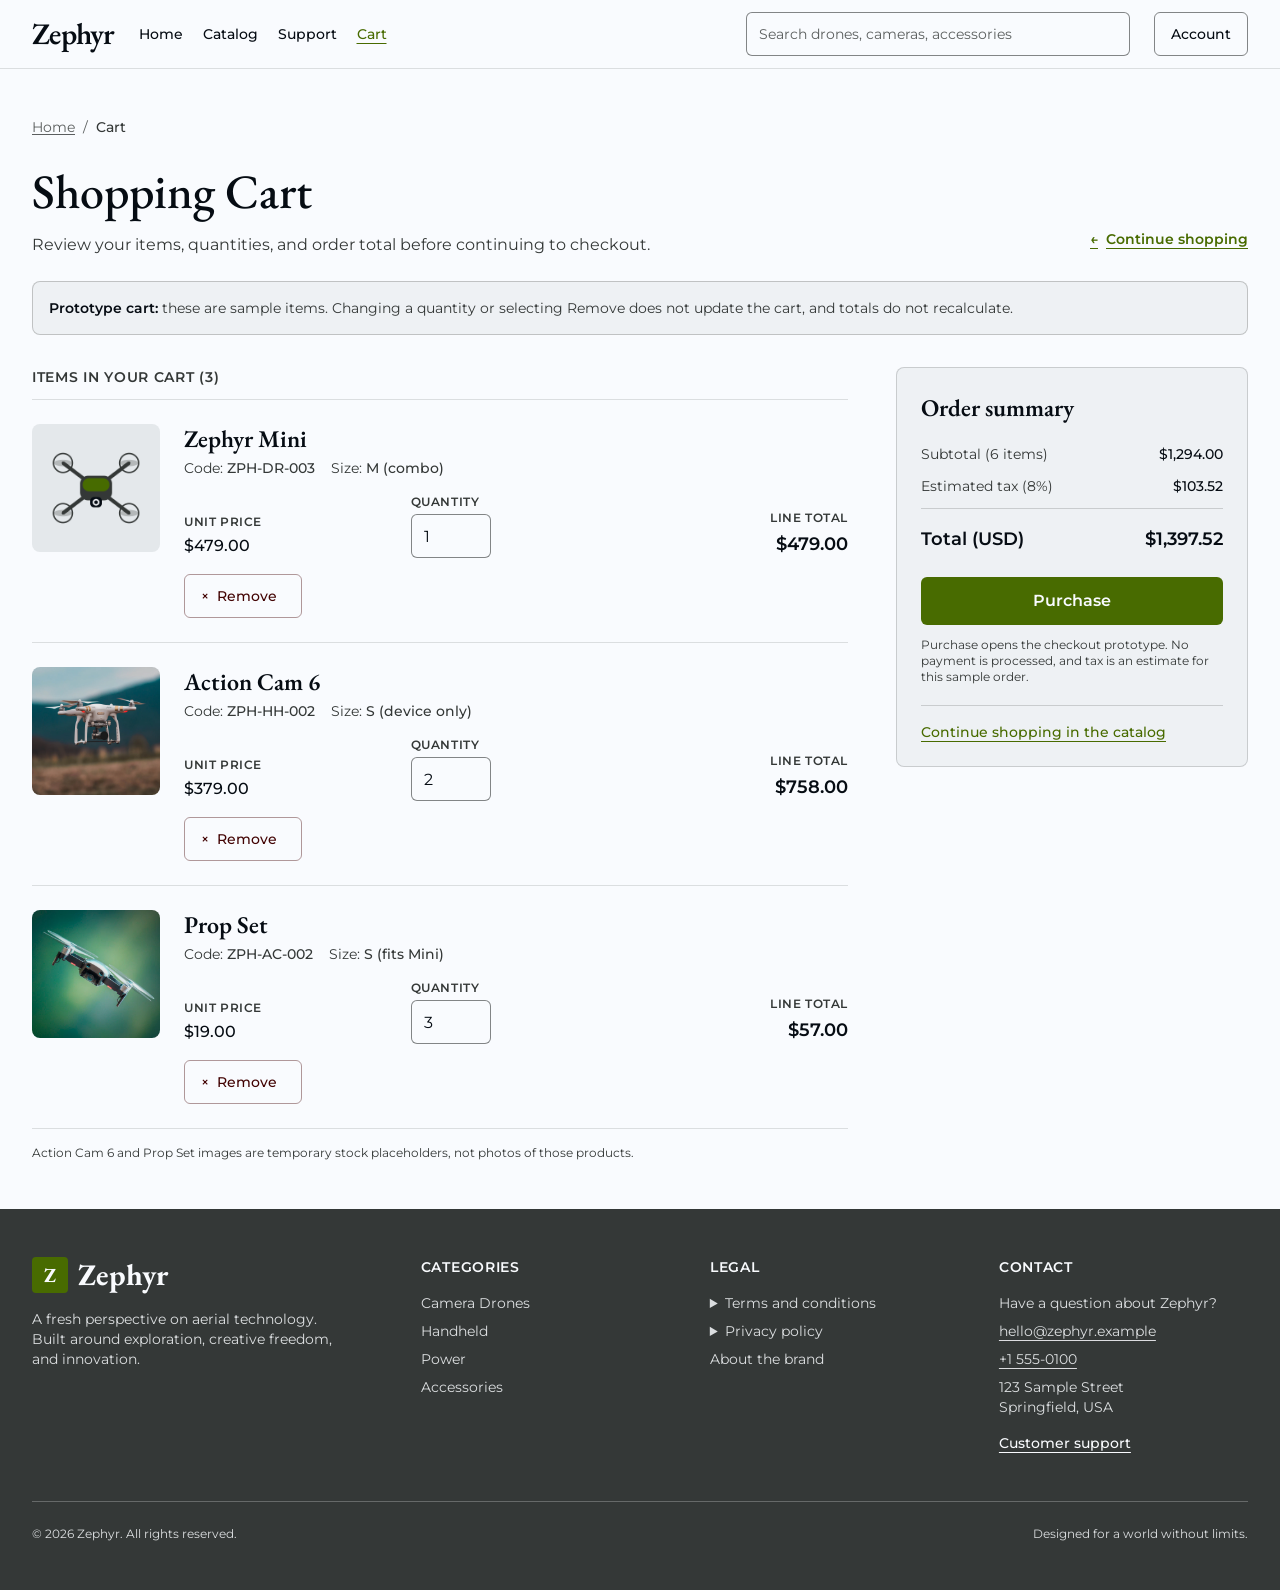
<file: web/cart/index.html>
<!doctype html>
<html lang="en">
  <head>
    <meta charset="utf-8" />
    <meta name="viewport" content="width=device-width, initial-scale=1" />
    <title>Shopping Cart: Review Your Items | Zephyr</title>
    <meta
      name="description"
      content="Review your Zephyr shopping cart: Zephyr Mini, Action Cam 6, and Prop Set with unit prices, quantities, line totals, estimated tax, and order total before checkout."
    />
    <link rel="preconnect" href="https://fonts.googleapis.com" />
    <link rel="preconnect" href="https://fonts.gstatic.com" crossorigin />
    <link
      rel="stylesheet"
      href="https://fonts.googleapis.com/css2?family=EB+Garamond:ital,wght@0,400..800;1,400..800&family=Montserrat:ital,wght@0,100..900;1,100..900&display=swap"
    />
    <!-- Compiled Tailwind v4 output (style guide theme tokens); rebuild with the Tailwind CLI after changing classes. -->
    <style>
/*! tailwindcss v4.3.3 | MIT License | https://tailwindcss.com */
@layer properties{@supports (((-webkit-hyphens:none)) and (not (margin-trim:inline))) or ((-moz-orient:inline) and (not (color:rgb(from red r g b)))){*,:before,:after,::backdrop{--tw-space-y-reverse:0;--tw-divide-y-reverse:0;--tw-border-style:solid;--tw-leading:initial;--tw-font-weight:initial;--tw-tracking:initial;--tw-shadow:0 0 #0000;--tw-shadow-color:initial;--tw-shadow-alpha:100%;--tw-inset-shadow:0 0 #0000;--tw-inset-shadow-color:initial;--tw-inset-shadow-alpha:100%;--tw-ring-color:initial;--tw-ring-shadow:0 0 #0000;--tw-inset-ring-color:initial;--tw-inset-ring-shadow:0 0 #0000;--tw-ring-inset:initial;--tw-ring-offset-width:0px;--tw-ring-offset-color:#fff;--tw-ring-offset-shadow:0 0 #0000;--tw-outline-style:solid}}}@layer theme{:root,:host{--font-sans:"Montserrat", Arial, sans-serif;--font-serif:"EB Garamond", Georgia, serif;--font-mono:ui-monospace, SFMono-Regular, Menlo, Monaco, Consolas, "Liberation Mono", "Courier New", monospace;--spacing:.25rem;--container-xs:20rem;--container-2xl:42rem;--container-7xl:80rem;--text-xs:.75rem;--text-xs--line-height:calc(1 / .75);--text-sm:.875rem;--text-sm--line-height:calc(1.25 / .875);--text-base:1rem;--text-base--line-height:calc(1.5 / 1);--text-lg:1.125rem;--text-lg--line-height:calc(1.75 / 1.125);--text-xl:1.25rem;--text-xl--line-height:calc(1.75 / 1.25);--text-2xl:1.5rem;--text-2xl--line-height:calc(2 / 1.5);--text-3xl:1.875rem;--text-3xl--line-height:calc(2.25 / 1.875);--text-4xl:2.25rem;--text-4xl--line-height:calc(2.5 / 2.25);--text-5xl:3rem;--text-5xl--line-height:1;--font-weight-medium:500;--font-weight-semibold:600;--font-weight-bold:700;--tracking-tight:-.025em;--tracking-wider:.05em;--leading-tight:1.25;--radius-sm:.25rem;--radius-md:.375rem;--radius-lg:.5rem;--default-font-family:var(--font-sans);--default-mono-font-family:var(--font-mono);--color-text:#060c13;--color-background:#f9fbfe;--color-primary:#486b00;--color-secondary:#343837;--color-accent:#420303}}@layer base{*,:after,:before,::backdrop{box-sizing:border-box;border:0 solid;margin:0;padding:0}::file-selector-button{box-sizing:border-box;border:0 solid;margin:0;padding:0}html,:host{-webkit-text-size-adjust:100%;tab-size:4;line-height:1.5;font-family:var(--default-font-family,-apple-system, BlinkMacSystemFont, "Segoe UI", Roboto, "Helvetica Neue", "Noto Sans", Arial, sans-serif, "Apple Color Emoji", "Segoe UI Emoji", "Segoe UI Symbol", "Noto Color Emoji");font-feature-settings:var(--default-font-feature-settings,normal);font-variation-settings:var(--default-font-variation-settings,normal);-webkit-tap-highlight-color:transparent}hr{height:0;color:inherit;border-top-width:1px}abbr:where([title]){-webkit-text-decoration:underline dotted;text-decoration:underline dotted}h1,h2,h3,h4,h5,h6{font-size:inherit;font-weight:inherit}a{color:inherit;-webkit-text-decoration:inherit;-webkit-text-decoration:inherit;-webkit-text-decoration:inherit;text-decoration:inherit}b,strong{font-weight:bolder}code,kbd,samp,pre{font-family:var(--default-mono-font-family,ui-monospace, SFMono-Regular, Menlo, Monaco, Consolas, "Liberation Mono", "Courier New", monospace);font-feature-settings:var(--default-mono-font-feature-settings,normal);font-variation-settings:var(--default-mono-font-variation-settings,normal);font-size:1em}small{font-size:80%}sub,sup{vertical-align:baseline;font-size:75%;line-height:0;position:relative}sub{bottom:-.25em}sup{top:-.5em}table{text-indent:0;border-color:inherit;border-collapse:collapse}:-moz-focusring:where(:not(iframe)){outline:auto}progress{vertical-align:baseline}summary{display:list-item}ol,ul,menu{list-style:none}img,svg,video,canvas,audio,iframe,embed,object{vertical-align:middle;display:block}img,video{max-width:100%;height:auto}button,input,select,optgroup,textarea{font:inherit;font-feature-settings:inherit;font-variation-settings:inherit;letter-spacing:inherit;color:inherit;opacity:1;background-color:#0000;border-radius:0}::file-selector-button{font:inherit;font-feature-settings:inherit;font-variation-settings:inherit;letter-spacing:inherit;color:inherit;opacity:1;background-color:#0000;border-radius:0}:where(select:is([multiple],[size])) optgroup{font-weight:bolder}:where(select:is([multiple],[size])) optgroup option{padding-inline-start:20px}::file-selector-button{margin-inline-end:4px}::placeholder{opacity:1}@supports (not ((-webkit-appearance:-apple-pay-button))) or (contain-intrinsic-size:1px){::placeholder{color:currentColor}@supports (color:color-mix(in lab, red, red)){::placeholder{color:color-mix(in oklab, currentcolor 50%, transparent)}}}textarea{resize:vertical}::-webkit-search-decoration{-webkit-appearance:none}::-webkit-date-and-time-value{min-height:1lh;text-align:inherit}::-webkit-datetime-edit{display:inline-flex}::-webkit-datetime-edit-fields-wrapper{padding:0}::-webkit-datetime-edit{padding-block:0}::-webkit-datetime-edit-year-field{padding-block:0}::-webkit-datetime-edit-month-field{padding-block:0}::-webkit-datetime-edit-day-field{padding-block:0}::-webkit-datetime-edit-hour-field{padding-block:0}::-webkit-datetime-edit-minute-field{padding-block:0}::-webkit-datetime-edit-second-field{padding-block:0}::-webkit-datetime-edit-millisecond-field{padding-block:0}::-webkit-datetime-edit-meridiem-field{padding-block:0}::-webkit-calendar-picker-indicator{line-height:1}:-moz-ui-invalid{box-shadow:none}button,input:where([type=button],[type=reset],[type=submit]){appearance:button}::file-selector-button{appearance:button}::-webkit-inner-spin-button{height:auto}::-webkit-outer-spin-button{height:auto}[hidden]:where(:not([hidden=until-found])){display:none!important}}@layer components;@layer utilities{.sr-only{clip-path:inset(50%);white-space:nowrap;border-width:0;width:1px;height:1px;margin:-1px;padding:0;position:absolute;overflow:hidden}.absolute{position:absolute}.relative{position:relative}.static{position:static}.right-0{right:0}.z-20{z-index:20}.order-last{order:9999}.col-span-2{grid-column:span 2/span 2}.mx-auto{margin-inline:auto}.mt-1{margin-top:var(--spacing)}.mt-2{margin-top:calc(var(--spacing) * 2)}.mt-3{margin-top:calc(var(--spacing) * 3)}.mt-4{margin-top:calc(var(--spacing) * 4)}.mt-5{margin-top:calc(var(--spacing) * 5)}.mt-6{margin-top:calc(var(--spacing) * 6)}.mt-8{margin-top:calc(var(--spacing) * 8)}.mt-12{margin-top:calc(var(--spacing) * 12)}.mb-6{margin-bottom:calc(var(--spacing) * 6)}.ml-auto{margin-left:auto}.block{display:block}.flex{display:flex}.grid{display:grid}.inline-flex{display:inline-flex}.aspect-square{aspect-ratio:1}.size-9{width:calc(var(--spacing) * 9);height:calc(var(--spacing) * 9)}.h-11{height:calc(var(--spacing) * 11)}.h-12{height:calc(var(--spacing) * 12)}.w-20{width:calc(var(--spacing) * 20)}.w-60{width:calc(var(--spacing) * 60)}.w-full{width:100%}.max-w-2xl{max-width:var(--container-2xl)}.max-w-7xl{max-width:var(--container-7xl)}.max-w-xs{max-width:var(--container-xs)}.min-w-0{min-width:0}.shrink-0{flex-shrink:0}.cursor-pointer{cursor:pointer}.list-none{list-style-type:none}.grid-cols-2{grid-template-columns:repeat(2,minmax(0,1fr))}.grid-cols-\[5\.5rem_minmax\(0\,1fr\)\]{grid-template-columns:5.5rem minmax(0,1fr)}.flex-col{flex-direction:column}.flex-wrap{flex-wrap:wrap}.place-items-center{place-items:center}.items-center{align-items:center}.justify-between{justify-content:space-between}.justify-center{justify-content:center}.gap-1{gap:var(--spacing)}.gap-2{gap:calc(var(--spacing) * 2)}.gap-2\.5{gap:calc(var(--spacing) * 2.5)}.gap-4{gap:calc(var(--spacing) * 4)}.gap-5{gap:calc(var(--spacing) * 5)}.gap-8{gap:calc(var(--spacing) * 8)}.gap-10{gap:calc(var(--spacing) * 10)}:where(.space-y-2>:not(:last-child)){--tw-space-y-reverse:0;margin-block-start:calc(calc(var(--spacing) * 2) * var(--tw-space-y-reverse));margin-block-end:calc(calc(var(--spacing) * 2) * calc(1 - var(--tw-space-y-reverse)))}:where(.space-y-3>:not(:last-child)){--tw-space-y-reverse:0;margin-block-start:calc(calc(var(--spacing) * 3) * var(--tw-space-y-reverse));margin-block-end:calc(calc(var(--spacing) * 3) * calc(1 - var(--tw-space-y-reverse)))}.gap-x-2{column-gap:calc(var(--spacing) * 2)}.gap-x-4{column-gap:calc(var(--spacing) * 4)}.gap-x-6{column-gap:calc(var(--spacing) * 6)}.gap-y-1{row-gap:var(--spacing)}.gap-y-3{row-gap:calc(var(--spacing) * 3)}.gap-y-4{row-gap:calc(var(--spacing) * 4)}:where(.divide-y>:not(:last-child)){--tw-divide-y-reverse:0;border-bottom-style:var(--tw-border-style);border-top-style:var(--tw-border-style);border-top-width:calc(1px * var(--tw-divide-y-reverse));border-bottom-width:calc(1px * calc(1 - var(--tw-divide-y-reverse)))}:where(.divide-secondary\/15>:not(:last-child)){border-color:#34383726}@supports (color:color-mix(in lab, red, red)){:where(.divide-secondary\/15>:not(:last-child)){border-color:color-mix(in oklab, var(--color-secondary) 15%, transparent)}}.rounded-lg{border-radius:var(--radius-lg)}.rounded-md{border-radius:var(--radius-md)}.rounded-sm{border-radius:var(--radius-sm)}.border{border-style:var(--tw-border-style);border-width:1px}.border-t{border-top-style:var(--tw-border-style);border-top-width:1px}.border-b{border-bottom-style:var(--tw-border-style);border-bottom-width:1px}.border-accent\/40{border-color:#42030366}@supports (color:color-mix(in lab, red, red)){.border-accent\/40{border-color:color-mix(in oklab, var(--color-accent) 40%, transparent)}}.border-background\/25{border-color:#f9fbfe40}@supports (color:color-mix(in lab, red, red)){.border-background\/25{border-color:color-mix(in oklab, var(--color-background) 25%, transparent)}}.border-secondary\/15{border-color:#34383726}@supports (color:color-mix(in lab, red, red)){.border-secondary\/15{border-color:color-mix(in oklab, var(--color-secondary) 15%, transparent)}}.border-secondary\/20{border-color:#34383733}@supports (color:color-mix(in lab, red, red)){.border-secondary\/20{border-color:color-mix(in oklab, var(--color-secondary) 20%, transparent)}}.border-secondary\/25{border-color:#34383740}@supports (color:color-mix(in lab, red, red)){.border-secondary\/25{border-color:color-mix(in oklab, var(--color-secondary) 25%, transparent)}}.border-secondary\/60{border-color:#34383799}@supports (color:color-mix(in lab, red, red)){.border-secondary\/60{border-color:color-mix(in oklab, var(--color-secondary) 60%, transparent)}}.bg-background{background-color:var(--color-background)}.bg-primary{background-color:var(--color-primary)}.bg-secondary{background-color:var(--color-secondary)}.bg-secondary\/5{background-color:#3438370d}@supports (color:color-mix(in lab, red, red)){.bg-secondary\/5{background-color:color-mix(in oklab, var(--color-secondary) 5%, transparent)}}.bg-secondary\/10{background-color:#3438371a}@supports (color:color-mix(in lab, red, red)){.bg-secondary\/10{background-color:color-mix(in oklab, var(--color-secondary) 10%, transparent)}}.object-cover{object-fit:cover}.p-4{padding:calc(var(--spacing) * 4)}.p-5{padding:calc(var(--spacing) * 5)}.px-3{padding-inline:calc(var(--spacing) * 3)}.px-4{padding-inline:calc(var(--spacing) * 4)}.px-6{padding-inline:calc(var(--spacing) * 6)}.py-2{padding-block:calc(var(--spacing) * 2)}.py-3{padding-block:calc(var(--spacing) * 3)}.py-6{padding-block:calc(var(--spacing) * 6)}.py-8{padding-block:calc(var(--spacing) * 8)}.py-12{padding-block:calc(var(--spacing) * 12)}.pt-3{padding-top:calc(var(--spacing) * 3)}.pt-4{padding-top:calc(var(--spacing) * 4)}.pt-6{padding-top:calc(var(--spacing) * 6)}.pb-3{padding-bottom:calc(var(--spacing) * 3)}.font-sans{font-family:var(--font-sans)}.font-serif{font-family:var(--font-serif)}.text-2xl{font-size:var(--text-2xl);line-height:var(--tw-leading,var(--text-2xl--line-height))}.text-3xl{font-size:var(--text-3xl);line-height:var(--tw-leading,var(--text-3xl--line-height))}.text-4xl{font-size:var(--text-4xl);line-height:var(--tw-leading,var(--text-4xl--line-height))}.text-base{font-size:var(--text-base);line-height:var(--tw-leading,var(--text-base--line-height))}.text-lg{font-size:var(--text-lg);line-height:var(--tw-leading,var(--text-lg--line-height))}.text-sm{font-size:var(--text-sm);line-height:var(--tw-leading,var(--text-sm--line-height))}.text-xl{font-size:var(--text-xl);line-height:var(--tw-leading,var(--text-xl--line-height))}.text-xs{font-size:var(--text-xs);line-height:var(--tw-leading,var(--text-xs--line-height))}.leading-tight{--tw-leading:var(--leading-tight);line-height:var(--leading-tight)}.font-bold{--tw-font-weight:var(--font-weight-bold);font-weight:var(--font-weight-bold)}.font-medium{--tw-font-weight:var(--font-weight-medium);font-weight:var(--font-weight-medium)}.font-semibold{--tw-font-weight:var(--font-weight-semibold);font-weight:var(--font-weight-semibold)}.tracking-tight{--tw-tracking:var(--tracking-tight);letter-spacing:var(--tracking-tight)}.tracking-wider{--tw-tracking:var(--tracking-wider);letter-spacing:var(--tracking-wider)}.text-accent{color:var(--color-accent)}.text-background{color:var(--color-background)}.text-background\/85{color:#f9fbfed9}@supports (color:color-mix(in lab, red, red)){.text-background\/85{color:color-mix(in oklab, var(--color-background) 85%, transparent)}}.text-primary{color:var(--color-primary)}.text-secondary{color:var(--color-secondary)}.text-secondary\/80{color:#343837cc}@supports (color:color-mix(in lab, red, red)){.text-secondary\/80{color:color-mix(in oklab, var(--color-secondary) 80%, transparent)}}.text-text{color:var(--color-text)}.uppercase{text-transform:uppercase}.not-italic{font-style:normal}.underline{text-decoration-line:underline}.underline-offset-2{text-underline-offset:2px}.underline-offset-4{text-underline-offset:4px}.antialiased{-webkit-font-smoothing:antialiased;-moz-osx-font-smoothing:grayscale}.shadow-lg{--tw-shadow:0 10px 15px -3px var(--tw-shadow-color,#0000001a), 0 4px 6px -4px var(--tw-shadow-color,#0000001a);box-shadow:var(--tw-inset-shadow), var(--tw-inset-ring-shadow), var(--tw-ring-offset-shadow), var(--tw-ring-shadow), var(--tw-shadow)}.placeholder\:text-secondary\/80::placeholder{color:#343837cc}@supports (color:color-mix(in lab, red, red)){.placeholder\:text-secondary\/80::placeholder{color:color-mix(in oklab, var(--color-secondary) 80%, transparent)}}@media (hover:hover){.hover\:border-primary:hover{border-color:var(--color-primary)}.hover\:bg-accent\/5:hover{background-color:#4203030d}@supports (color:color-mix(in lab, red, red)){.hover\:bg-accent\/5:hover{background-color:color-mix(in oklab, var(--color-accent) 5%, transparent)}}.hover\:bg-text:hover{background-color:var(--color-text)}.hover\:text-background:hover{color:var(--color-background)}.hover\:text-primary:hover{color:var(--color-primary)}.hover\:text-text:hover{color:var(--color-text)}.hover\:underline:hover{text-decoration-line:underline}}.focus\:not-sr-only:focus{clip-path:none;white-space:normal;width:auto;height:auto;margin:0;padding:0;position:static;overflow:visible}.focus\:absolute:focus{position:absolute}.focus\:top-4:focus{top:calc(var(--spacing) * 4)}.focus\:left-4:focus{left:calc(var(--spacing) * 4)}.focus\:z-50:focus{z-index:50}.focus-visible\:outline-2:focus-visible{outline-style:var(--tw-outline-style);outline-width:2px}.focus-visible\:outline-offset-2:focus-visible{outline-offset:2px}.focus-visible\:outline-offset-4:focus-visible{outline-offset:4px}.focus-visible\:outline-accent:focus-visible{outline-color:var(--color-accent)}.focus-visible\:outline-background:focus-visible{outline-color:var(--color-background)}.focus-visible\:outline-primary:focus-visible{outline-color:var(--color-primary)}.focus-visible\:outline-text:focus-visible{outline-color:var(--color-text)}@media (min-width:40rem){.sm\:col-span-1{grid-column:span 1/span 1}.sm\:grid-cols-2{grid-template-columns:repeat(2,minmax(0,1fr))}.sm\:grid-cols-3{grid-template-columns:repeat(3,minmax(0,1fr))}.sm\:grid-cols-\[8rem_minmax\(0\,1fr\)\]{grid-template-columns:8rem minmax(0,1fr)}.sm\:flex-row{flex-direction:row}.sm\:items-end{align-items:flex-end}.sm\:justify-between{justify-content:space-between}.sm\:gap-6{gap:calc(var(--spacing) * 6)}.sm\:p-6{padding:calc(var(--spacing) * 6)}.sm\:px-6{padding-inline:calc(var(--spacing) * 6)}.sm\:text-right{text-align:right}}@media (min-width:48rem){.md\:order-none{order:0}.md\:ml-0{margin-left:0}.md\:ml-auto{margin-left:auto}.md\:w-72{width:calc(var(--spacing) * 72)}.md\:py-12{padding-block:calc(var(--spacing) * 12)}.md\:text-5xl{font-size:var(--text-5xl);line-height:var(--tw-leading,var(--text-5xl--line-height))}}@media (min-width:64rem){.lg\:sticky{position:sticky}.lg\:top-6{top:calc(var(--spacing) * 6)}.lg\:w-96{width:calc(var(--spacing) * 96)}.lg\:grid-cols-\[1\.4fr_1fr_1fr_1fr\]{grid-template-columns:1.4fr 1fr 1fr 1fr}.lg\:grid-cols-\[minmax\(0\,1fr\)_22rem\]{grid-template-columns:minmax(0,1fr) 22rem}.lg\:items-start{align-items:flex-start}.lg\:px-8{padding-inline:calc(var(--spacing) * 8)}}@media (min-width:80rem){.xl\:gap-12{gap:calc(var(--spacing) * 12)}}}@property --tw-space-y-reverse{syntax:"*";inherits:false;initial-value:0}@property --tw-divide-y-reverse{syntax:"*";inherits:false;initial-value:0}@property --tw-border-style{syntax:"*";inherits:false;initial-value:solid}@property --tw-leading{syntax:"*";inherits:false}@property --tw-font-weight{syntax:"*";inherits:false}@property --tw-tracking{syntax:"*";inherits:false}@property --tw-shadow{syntax:"*";inherits:false;initial-value:0 0 #0000}@property --tw-shadow-color{syntax:"*";inherits:false}@property --tw-shadow-alpha{syntax:"<percentage>";inherits:false;initial-value:100%}@property --tw-inset-shadow{syntax:"*";inherits:false;initial-value:0 0 #0000}@property --tw-inset-shadow-color{syntax:"*";inherits:false}@property --tw-inset-shadow-alpha{syntax:"<percentage>";inherits:false;initial-value:100%}@property --tw-ring-color{syntax:"*";inherits:false}@property --tw-ring-shadow{syntax:"*";inherits:false;initial-value:0 0 #0000}@property --tw-inset-ring-color{syntax:"*";inherits:false}@property --tw-inset-ring-shadow{syntax:"*";inherits:false;initial-value:0 0 #0000}@property --tw-ring-inset{syntax:"*";inherits:false}@property --tw-ring-offset-width{syntax:"<length>";inherits:false;initial-value:0}@property --tw-ring-offset-color{syntax:"*";inherits:false;initial-value:#fff}@property --tw-ring-offset-shadow{syntax:"*";inherits:false;initial-value:0 0 #0000}@property --tw-outline-style{syntax:"*";inherits:false;initial-value:solid}
    </style>
  </head>

  <body class="bg-background font-sans text-text antialiased">
    <a
      href="#main-content"
      class="sr-only rounded-md bg-primary px-4 py-2 text-sm font-medium text-background focus:not-sr-only focus:absolute focus:left-4 focus:top-4 focus:z-50 focus-visible:outline-2 focus-visible:outline-offset-2 focus-visible:outline-text"
      >Skip to main content</a
    >
    <!-- ===== Shared header: keep identical on all six pages ===== -->
    <header class="border-b border-secondary/15 bg-background">
      <div
        class="mx-auto flex max-w-7xl flex-wrap items-center gap-x-6 gap-y-3 px-4 py-3 sm:px-6 lg:px-8"
      >
        <a
          href="../index.html"
          class="font-serif text-3xl font-semibold tracking-tight text-text focus-visible:outline-2 focus-visible:outline-offset-4 focus-visible:outline-primary"
          >Zephyr</a
        >

        <nav aria-label="Primary" class="ml-auto md:ml-0">
          <ul class="flex items-center gap-5 text-sm font-medium">
            <li>
              <a
                href="../index.html"
                class="rounded-sm py-2 hover:text-primary focus-visible:outline-2 focus-visible:outline-offset-2 focus-visible:outline-primary"
                >Home</a
              >
            </li>
            <li>
              <a
                href="../catalog/index.html"
                class="rounded-sm py-2 hover:text-primary focus-visible:outline-2 focus-visible:outline-offset-2 focus-visible:outline-primary"
                >Catalog</a
              >
            </li>
            <li>
              <a
                href="../support/index.html"
                class="rounded-sm py-2 hover:text-primary focus-visible:outline-2 focus-visible:outline-offset-2 focus-visible:outline-primary"
                >Support</a
              >
            </li>
            <li>
              <a
                href="index.html"
                aria-current="page"
                class="rounded-sm py-2 text-primary underline underline-offset-4 hover:text-primary focus-visible:outline-2 focus-visible:outline-offset-2 focus-visible:outline-primary"
                >Cart</a
              >
            </li>
          </ul>
        </nav>

        <!-- Search is a prototype: it has no name attribute, so nothing is sent, and it simply opens the catalog. -->
        <form
          role="search"
          action="../catalog/index.html"
          class="order-last w-full md:order-none md:ml-auto md:w-72 lg:w-96"
        >
          <label for="site-search" class="sr-only"
            >Search drones, cameras, accessories</label
          >
          <input
            id="site-search"
            type="search"
            placeholder="Search drones, cameras, accessories"
            aria-describedby="search-note"
            class="h-11 w-full rounded-md border border-secondary/60 bg-background px-3 text-sm placeholder:text-secondary/80 focus-visible:outline-2 focus-visible:outline-offset-2 focus-visible:outline-primary"
          />
          <p id="search-note" class="sr-only">
            Prototype only: search does not return results. Press Enter to open
            the catalog.
          </p>
        </form>

        <!-- Account is visual only: the items are plain text, not links. -->
        <details class="relative">
          <summary
            class="flex h-11 cursor-pointer list-none items-center rounded-md border border-secondary/60 px-4 text-sm font-medium hover:border-primary focus-visible:outline-2 focus-visible:outline-offset-2 focus-visible:outline-primary"
          >
            Account
          </summary>
          <div
            class="absolute right-0 z-20 mt-2 w-60 rounded-lg border border-secondary/15 bg-background p-4 shadow-lg"
          >
            <ul class="space-y-2 text-sm">
              <li>Sign in</li>
              <li>Create account</li>
              <li>My orders</li>
            </ul>
            <p
              class="mt-3 border-t border-secondary/15 pt-3 text-xs text-secondary/80"
            >
              Prototype only: account features are not available.
            </p>
          </div>
        </details>
      </div>
    </header>

    <main
      id="main-content"
      class="mx-auto max-w-7xl px-4 py-8 sm:px-6 md:py-12 lg:px-8"
    >
      <nav aria-label="Breadcrumb" class="mb-6 text-sm text-secondary/80">
        <ol class="flex flex-wrap items-center gap-x-2 gap-y-1">
          <li>
            <a
              href="../index.html"
              class="underline underline-offset-2 hover:text-primary focus-visible:outline-2 focus-visible:outline-offset-2 focus-visible:outline-primary"
              >Home</a
            >
          </li>
          <li aria-hidden="true">/</li>
          <li aria-current="page" class="font-medium text-secondary">Cart</li>
        </ol>
      </nav>

      <div class="flex flex-col gap-4 sm:flex-row sm:items-end sm:justify-between">
        <div>
          <h1 class="font-serif text-4xl font-medium leading-tight md:text-5xl">
            Shopping Cart
          </h1>
          <p class="mt-3 max-w-2xl text-base text-secondary">
            Review your items, quantities, and order total before continuing to
            checkout.
          </p>
        </div>
        <a
          href="../catalog/index.html"
          class="inline-flex shrink-0 items-center gap-2 rounded-sm py-2 text-sm font-semibold text-primary underline underline-offset-4 hover:text-text focus-visible:outline-2 focus-visible:outline-offset-2 focus-visible:outline-primary"
          ><span aria-hidden="true">&larr;</span> Continue shopping</a
        >
      </div>

      <p
        id="cart-note"
        class="mt-6 rounded-lg border border-secondary/25 bg-secondary/5 p-4 text-sm text-secondary"
      >
        <strong class="font-semibold text-text">Prototype cart:</strong> these
        are sample items. Changing a quantity or selecting Remove does not
        update the cart, and totals do not recalculate.
      </p>

      <div
        class="mt-8 grid gap-8 lg:grid-cols-[minmax(0,1fr)_22rem] lg:items-start xl:gap-12"
      >
        <section aria-labelledby="items-heading">
          <h2
            id="items-heading"
            class="border-b border-secondary/15 pb-3 text-sm font-semibold uppercase tracking-wider text-secondary"
          >
            Items in your cart (3)
          </h2>

          <ul class="divide-y divide-secondary/15 border-b border-secondary/15">
            <li>
              <article
                aria-labelledby="item-1-name"
                class="grid grid-cols-[5.5rem_minmax(0,1fr)] gap-4 py-6 sm:grid-cols-[8rem_minmax(0,1fr)] sm:gap-6"
              >
                <img
                  src="../assets/images/zephyr-mini.jpg"
                  alt="Zephyr Mini compact camera drone with magnesium-alloy frame and polycarbonate shell"
                  width="1200"
                  height="1200"
                  decoding="async"
                  class="aspect-square w-full rounded-lg bg-secondary/10 object-cover"
                />
                <div class="min-w-0">
                  <h3 id="item-1-name" class="font-serif text-2xl font-semibold leading-tight">
                    Zephyr Mini
                  </h3>
                  <dl class="mt-1 flex flex-wrap gap-x-4 gap-y-1 text-sm text-secondary">
                    <div class="flex gap-1"><dt>Code:</dt><dd class="font-medium">ZPH-DR-003</dd></div>
                    <div class="flex gap-1"><dt>Size:</dt><dd class="font-medium">M (combo)</dd></div>
                  </dl>

                  <div class="mt-4 grid grid-cols-2 gap-x-4 gap-y-4 sm:grid-cols-3 sm:items-end">
                    <p>
                      <span class="block text-xs font-semibold uppercase tracking-wider text-secondary">Unit price</span>
                      <span class="mt-1 block font-medium">$479.00</span>
                    </p>
                    <div>
                      <label for="qty-1" class="block text-xs font-semibold uppercase tracking-wider text-secondary">Quantity</label>
                      <input
                        id="qty-1"
                        name="qty-1"
                        type="number"
                        inputmode="numeric"
                        min="1"
                        max="10"
                        value="1"
                        aria-describedby="cart-note"
                        class="mt-1 h-11 w-20 rounded-md border border-secondary/60 bg-background px-3 text-base focus-visible:outline-2 focus-visible:outline-offset-2 focus-visible:outline-primary"
                      />
                    </div>
                    <p class="col-span-2 sm:col-span-1 sm:text-right">
                      <span class="block text-xs font-semibold uppercase tracking-wider text-secondary">Line total</span>
                      <span class="mt-1 block text-lg font-semibold">$479.00</span>
                    </p>
                  </div>

                  <button
                    type="button"
                    aria-describedby="cart-note"
                    class="mt-4 inline-flex h-11 items-center gap-2 rounded-md border border-accent/40 px-4 text-sm font-medium text-accent hover:bg-accent/5 focus-visible:outline-2 focus-visible:outline-offset-2 focus-visible:outline-accent"
                  >
                    <span aria-hidden="true">&times;</span> Remove<span class="sr-only"> Zephyr Mini</span>
                  </button>
                </div>
              </article>
            </li>

            <li>
              <article
                aria-labelledby="item-2-name"
                class="grid grid-cols-[5.5rem_minmax(0,1fr)] gap-4 py-6 sm:grid-cols-[8rem_minmax(0,1fr)] sm:gap-6"
              >
                <img
                  src="../catalog/images/drone-close-up.webp"
                  alt="Placeholder stock photo for Action Cam 6: close-up of a white quadcopter with gold trim"
                  width="800"
                  height="800"
                  decoding="async"
                  class="aspect-square w-full rounded-lg bg-secondary/10 object-cover"
                />
                <div class="min-w-0">
                  <h3 id="item-2-name" class="font-serif text-2xl font-semibold leading-tight">
                    Action Cam 6
                  </h3>
                  <dl class="mt-1 flex flex-wrap gap-x-4 gap-y-1 text-sm text-secondary">
                    <div class="flex gap-1"><dt>Code:</dt><dd class="font-medium">ZPH-HH-002</dd></div>
                    <div class="flex gap-1"><dt>Size:</dt><dd class="font-medium">S (device only)</dd></div>
                  </dl>

                  <div class="mt-4 grid grid-cols-2 gap-x-4 gap-y-4 sm:grid-cols-3 sm:items-end">
                    <p>
                      <span class="block text-xs font-semibold uppercase tracking-wider text-secondary">Unit price</span>
                      <span class="mt-1 block font-medium">$379.00</span>
                    </p>
                    <div>
                      <label for="qty-2" class="block text-xs font-semibold uppercase tracking-wider text-secondary">Quantity</label>
                      <input
                        id="qty-2"
                        name="qty-2"
                        type="number"
                        inputmode="numeric"
                        min="1"
                        max="10"
                        value="2"
                        aria-describedby="cart-note"
                        class="mt-1 h-11 w-20 rounded-md border border-secondary/60 bg-background px-3 text-base focus-visible:outline-2 focus-visible:outline-offset-2 focus-visible:outline-primary"
                      />
                    </div>
                    <p class="col-span-2 sm:col-span-1 sm:text-right">
                      <span class="block text-xs font-semibold uppercase tracking-wider text-secondary">Line total</span>
                      <span class="mt-1 block text-lg font-semibold">$758.00</span>
                    </p>
                  </div>

                  <button
                    type="button"
                    aria-describedby="cart-note"
                    class="mt-4 inline-flex h-11 items-center gap-2 rounded-md border border-accent/40 px-4 text-sm font-medium text-accent hover:bg-accent/5 focus-visible:outline-2 focus-visible:outline-offset-2 focus-visible:outline-accent"
                  >
                    <span aria-hidden="true">&times;</span> Remove<span class="sr-only"> Action Cam 6</span>
                  </button>
                </div>
              </article>
            </li>

            <li>
              <article
                aria-labelledby="item-3-name"
                class="grid grid-cols-[5.5rem_minmax(0,1fr)] gap-4 py-6 sm:grid-cols-[8rem_minmax(0,1fr)] sm:gap-6"
              >
                <img
                  src="../catalog/images/zephyr-neo.webp"
                  alt="Placeholder stock photo for Prop Set: a compact foldable drone in flight"
                  width="800"
                  height="800"
                  loading="lazy"
                  decoding="async"
                  class="aspect-square w-full rounded-lg bg-secondary/10 object-cover"
                />
                <div class="min-w-0">
                  <h3 id="item-3-name" class="font-serif text-2xl font-semibold leading-tight">
                    Prop Set
                  </h3>
                  <dl class="mt-1 flex flex-wrap gap-x-4 gap-y-1 text-sm text-secondary">
                    <div class="flex gap-1"><dt>Code:</dt><dd class="font-medium">ZPH-AC-002</dd></div>
                    <div class="flex gap-1"><dt>Size:</dt><dd class="font-medium">S (fits Mini)</dd></div>
                  </dl>

                  <div class="mt-4 grid grid-cols-2 gap-x-4 gap-y-4 sm:grid-cols-3 sm:items-end">
                    <p>
                      <span class="block text-xs font-semibold uppercase tracking-wider text-secondary">Unit price</span>
                      <span class="mt-1 block font-medium">$19.00</span>
                    </p>
                    <div>
                      <label for="qty-3" class="block text-xs font-semibold uppercase tracking-wider text-secondary">Quantity</label>
                      <input
                        id="qty-3"
                        name="qty-3"
                        type="number"
                        inputmode="numeric"
                        min="1"
                        max="10"
                        value="3"
                        aria-describedby="cart-note"
                        class="mt-1 h-11 w-20 rounded-md border border-secondary/60 bg-background px-3 text-base focus-visible:outline-2 focus-visible:outline-offset-2 focus-visible:outline-primary"
                      />
                    </div>
                    <p class="col-span-2 sm:col-span-1 sm:text-right">
                      <span class="block text-xs font-semibold uppercase tracking-wider text-secondary">Line total</span>
                      <span class="mt-1 block text-lg font-semibold">$57.00</span>
                    </p>
                  </div>

                  <button
                    type="button"
                    aria-describedby="cart-note"
                    class="mt-4 inline-flex h-11 items-center gap-2 rounded-md border border-accent/40 px-4 text-sm font-medium text-accent hover:bg-accent/5 focus-visible:outline-2 focus-visible:outline-offset-2 focus-visible:outline-accent"
                  >
                    <span aria-hidden="true">&times;</span> Remove<span class="sr-only"> Prop Set</span>
                  </button>
                </div>
              </article>
            </li>
          </ul>

          <p class="mt-4 text-xs text-secondary">
            Action Cam 6 and Prop Set images are temporary stock placeholders,
            not photos of those products.
          </p>
        </section>

        <aside
          aria-labelledby="summary-heading"
          class="rounded-lg border border-secondary/20 bg-secondary/5 p-5 sm:p-6 lg:sticky lg:top-6"
        >
          <h2 id="summary-heading" class="font-serif text-2xl font-semibold">
            Order summary
          </h2>
          <dl class="mt-5 space-y-3 text-sm">
            <div class="flex justify-between gap-4">
              <dt class="text-secondary">Subtotal (6 items)</dt>
              <dd class="font-medium">$1,294.00</dd>
            </div>
            <div class="flex justify-between gap-4">
              <dt class="text-secondary">Estimated tax (8%)</dt>
              <dd class="font-medium">$103.52</dd>
            </div>
            <div
              class="flex justify-between gap-4 border-t border-secondary/20 pt-4 text-lg font-semibold"
            >
              <dt>Total (USD)</dt>
              <dd>$1,397.52</dd>
            </div>
          </dl>

          <a
            href="../checkout/index.html"
            class="mt-6 flex h-12 w-full items-center justify-center rounded-md bg-primary px-6 text-base font-semibold text-background hover:bg-text focus-visible:outline-2 focus-visible:outline-offset-2 focus-visible:outline-primary"
            >Purchase</a
          >
          <p class="mt-3 text-xs text-secondary">
            Purchase opens the checkout prototype. No payment is processed, and
            tax is an estimate for this sample order.
          </p>
          <p class="mt-5 border-t border-secondary/20 pt-4 text-sm">
            <a
              href="../catalog/index.html"
              class="rounded-sm font-medium text-primary underline underline-offset-4 hover:text-text focus-visible:outline-2 focus-visible:outline-offset-2 focus-visible:outline-primary"
              >Continue shopping in the catalog</a
            >
          </p>
        </aside>
      </div>
    </main>

    <!-- ===== Shared footer: keep identical on all six pages ===== -->
    <footer class="bg-secondary text-background">
      <div class="mx-auto max-w-7xl px-4 py-12 sm:px-6 lg:px-8">
        <div class="grid gap-10 sm:grid-cols-2 lg:grid-cols-[1.4fr_1fr_1fr_1fr]">
          <div>
            <a
              href="../index.html"
              aria-label="Zephyr homepage"
              class="inline-flex items-center gap-2.5 rounded-sm font-serif text-3xl font-bold focus-visible:outline-2 focus-visible:outline-offset-2 focus-visible:outline-background"
            >
              <span aria-hidden="true" class="grid size-9 place-items-center rounded-sm bg-primary text-xl text-background">Z</span>
              <span>Zephyr</span>
            </a>
            <p class="mt-4 max-w-xs text-sm text-background/85">
              A fresh perspective on aerial technology. Built around
              exploration, creative freedom, and innovation.
            </p>
          </div>

          <nav aria-labelledby="footer-categories">
            <h2
              id="footer-categories"
              class="text-sm font-semibold uppercase tracking-wider"
            >
              Categories
            </h2>
            <ul class="mt-4 space-y-2 text-sm">
              <li>
                <a
                  href="../catalog/index.html"
                  class="rounded-sm text-background/85 underline-offset-4 hover:underline hover:text-background focus-visible:outline-2 focus-visible:outline-offset-2 focus-visible:outline-background"
                  >Camera Drones</a
                >
              </li>
              <li>
                <a
                  href="../catalog/index.html"
                  class="rounded-sm text-background/85 underline-offset-4 hover:underline hover:text-background focus-visible:outline-2 focus-visible:outline-offset-2 focus-visible:outline-background"
                  >Handheld</a
                >
              </li>
              <li>
                <a
                  href="../catalog/index.html"
                  class="rounded-sm text-background/85 underline-offset-4 hover:underline hover:text-background focus-visible:outline-2 focus-visible:outline-offset-2 focus-visible:outline-background"
                  >Power</a
                >
              </li>
              <li>
                <a
                  href="../catalog/index.html"
                  class="rounded-sm text-background/85 underline-offset-4 hover:underline hover:text-background focus-visible:outline-2 focus-visible:outline-offset-2 focus-visible:outline-background"
                  >Accessories</a
                >
              </li>
            </ul>
          </nav>

          <nav aria-labelledby="footer-legal">
            <h2
              id="footer-legal"
              class="text-sm font-semibold uppercase tracking-wider"
            >
              Legal
            </h2>
            <ul class="mt-4 space-y-2 text-sm text-background/85">
              <li>
                <details>
                  <summary class="cursor-pointer rounded-sm hover:text-background focus-visible:outline-2 focus-visible:outline-offset-2 focus-visible:outline-background">Terms and conditions</summary>
                  <p class="mt-2 text-xs">Student prototype. No orders or payments are processed. All product information is fictional.</p>
                </details>
              </li>
              <li>
                <details>
                  <summary class="cursor-pointer rounded-sm hover:text-background focus-visible:outline-2 focus-visible:outline-offset-2 focus-visible:outline-background">Privacy policy</summary>
                  <p class="mt-2 text-xs">This static prototype has no account or payment processing. Images and fonts load from external providers.</p>
                </details>
              </li>
              <li>
                <a
                  href="../index.html#about"
                  class="rounded-sm underline-offset-4 hover:underline hover:text-background focus-visible:outline-2 focus-visible:outline-offset-2 focus-visible:outline-background"
                  >About the brand</a
                >
              </li>
            </ul>
          </nav>

          <section aria-labelledby="footer-contact">
            <h2
              id="footer-contact"
              class="text-sm font-semibold uppercase tracking-wider"
            >
              Contact
            </h2>
            <address
              class="mt-4 space-y-2 text-sm not-italic text-background/85"
            >
              <p>Have a question about Zephyr?</p>
              <p>
                <a
                  href="mailto:hello@zephyr.example"
                  class="rounded-sm underline underline-offset-4 hover:text-background focus-visible:outline-2 focus-visible:outline-offset-2 focus-visible:outline-background"
                  >hello@zephyr.example</a
                >
              </p>
              <p>
                <a
                  href="tel:+15550100"
                  class="rounded-sm underline underline-offset-4 hover:text-background focus-visible:outline-2 focus-visible:outline-offset-2 focus-visible:outline-background"
                  >+1 555-0100</a
                >
              </p>
              <p>123 Sample Street<br />Springfield, USA</p>
            </address>
            <p class="mt-4 text-sm">
              <a
                href="../support/index.html"
                class="rounded-sm font-medium underline underline-offset-4 focus-visible:outline-2 focus-visible:outline-offset-2 focus-visible:outline-background"
                >Customer support</a
              >
            </p>
          </section>
        </div>
        <div class="mt-12 flex flex-wrap justify-between gap-4 border-t border-background/25 pt-6 text-xs text-background/85">
          <p>&copy; 2026 Zephyr. All rights reserved.</p>
          <p>Designed for a world without limits.</p>
        </div>
      </div>
    </footer>
  </body>
</html>
</file>
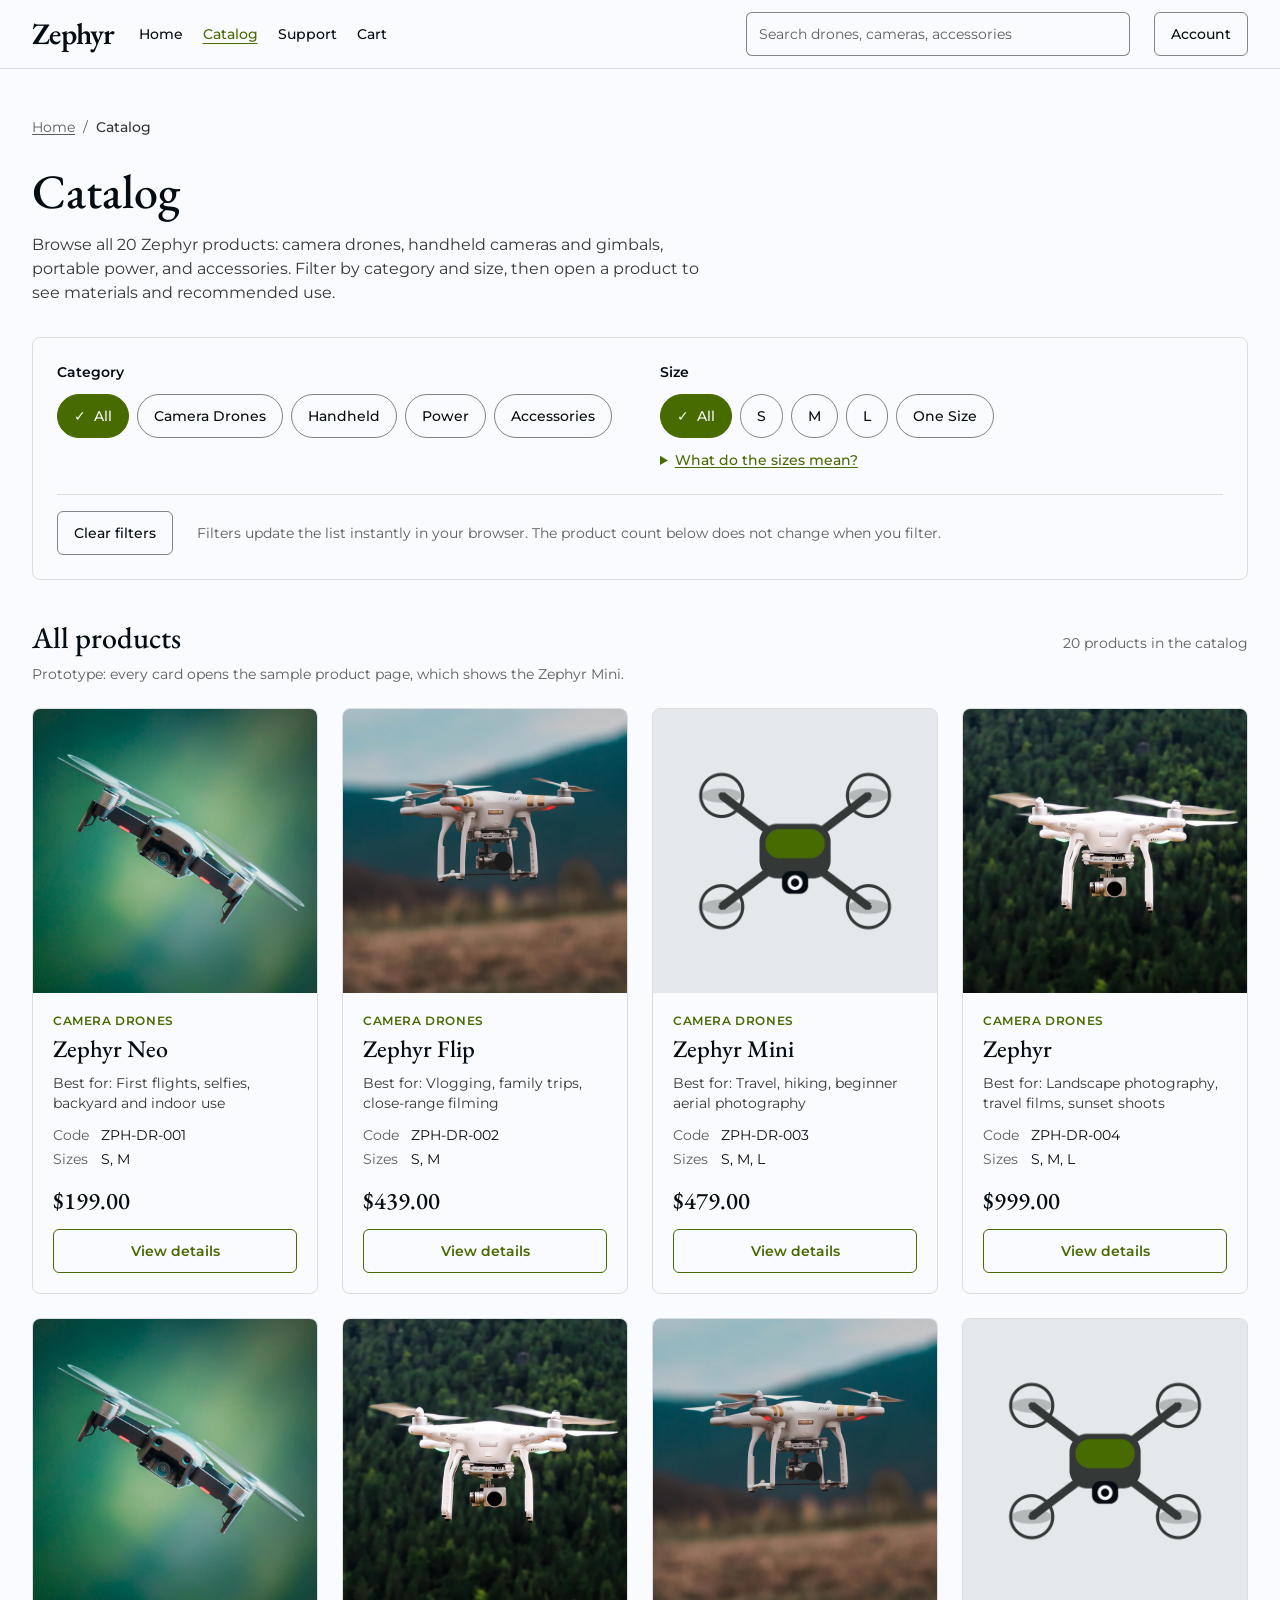
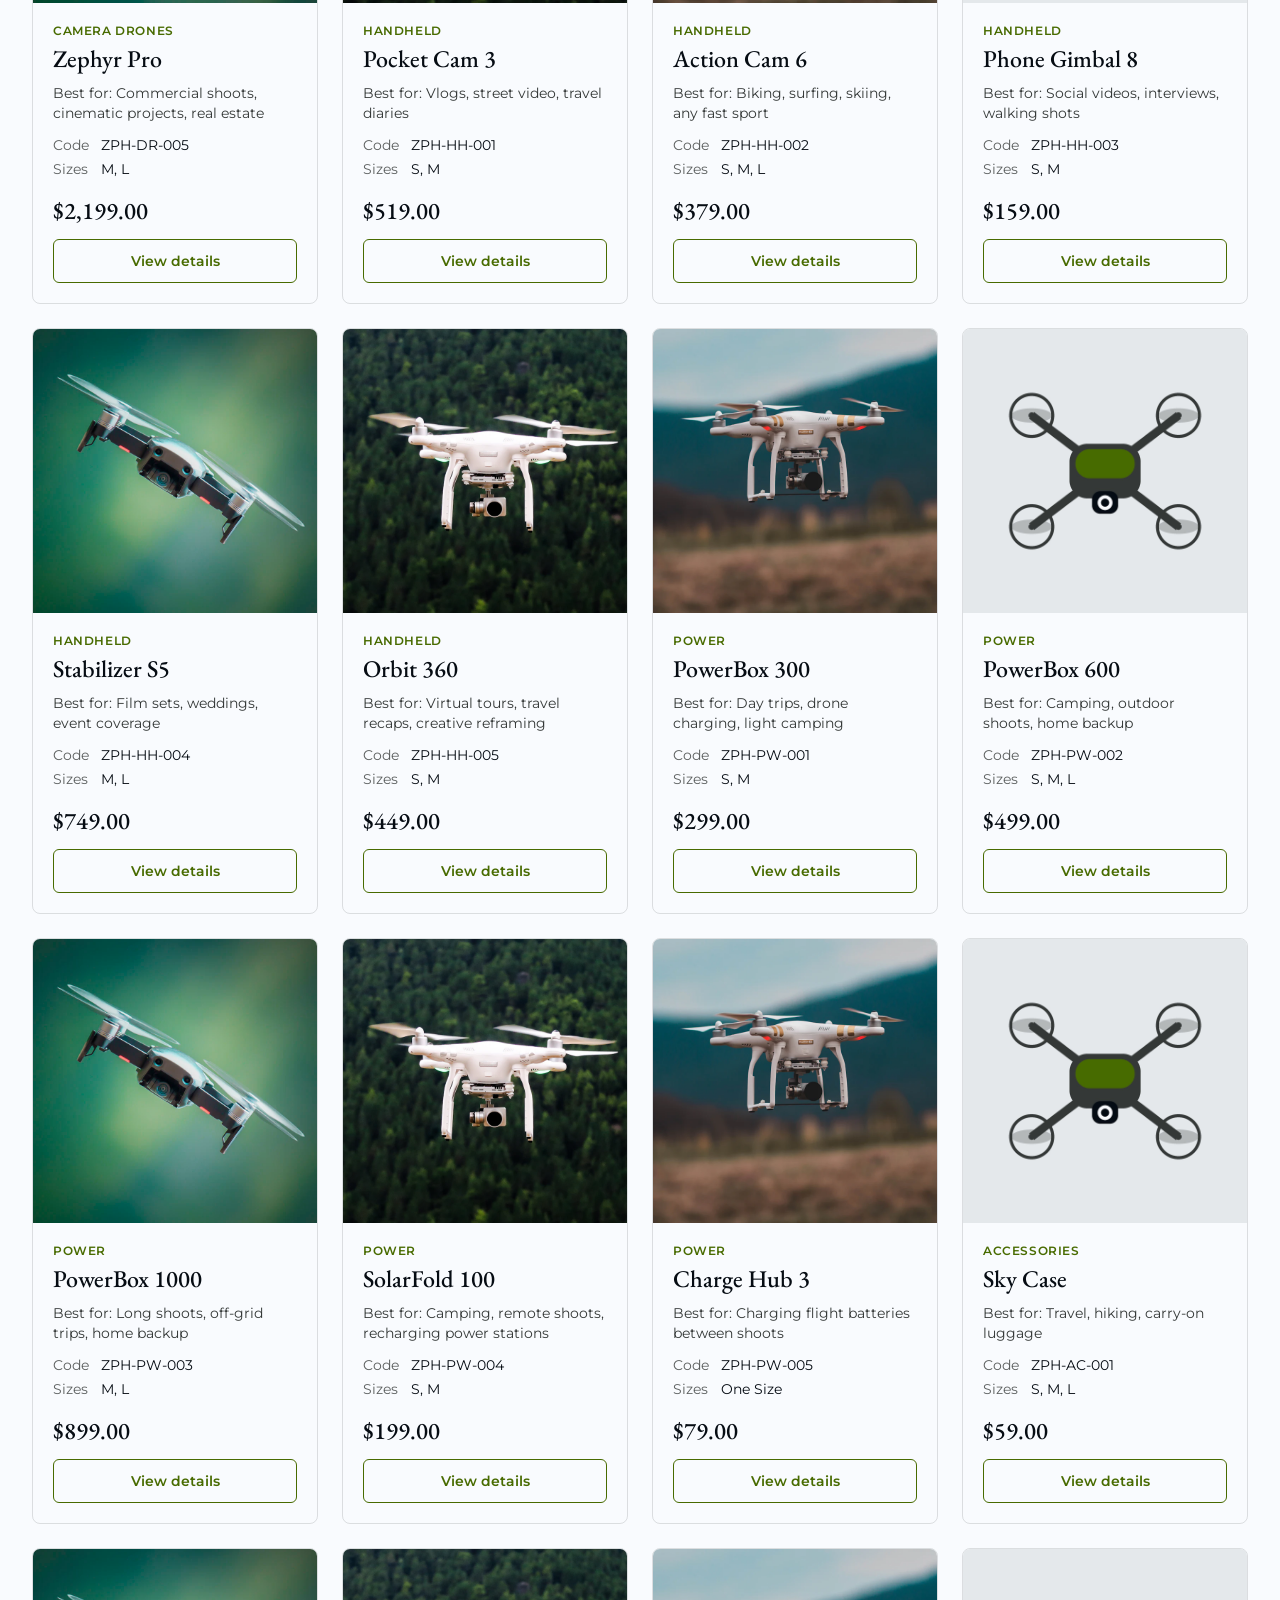
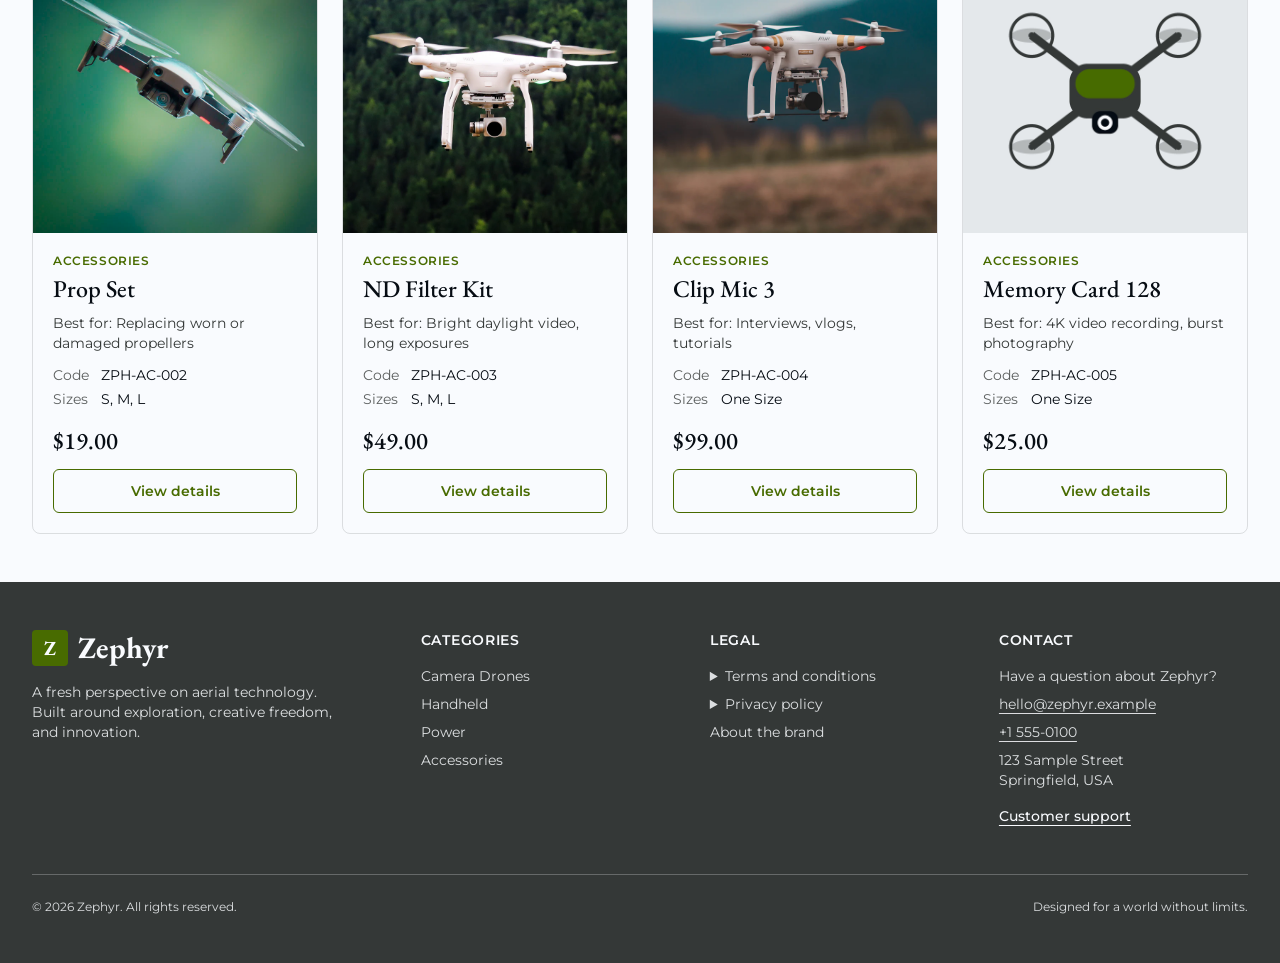
<file: web/catalog/index.html>
<!doctype html>
<html lang="en">
  <head>
    <meta charset="utf-8" />
    <meta name="viewport" content="width=device-width, initial-scale=1" />
    <title>Catalog: Camera Drones, Handheld, Power and Accessories | Zephyr</title>
    <meta
      name="description"
      content="Browse all 20 Zephyr products: camera drones, handheld cameras and gimbals, portable power, and accessories. Filter by category and size, compare codes and prices."
    />
    <link rel="preconnect" href="https://fonts.googleapis.com" />
    <link rel="preconnect" href="https://fonts.gstatic.com" crossorigin />
    <link
      rel="stylesheet"
      href="https://fonts.googleapis.com/css2?family=EB+Garamond:ital,wght@0,400..800;1,400..800&family=Montserrat:ital,wght@0,100..900;1,100..900&display=swap"
    />
    <!-- Compiled Tailwind v4 output (style guide theme tokens); rebuild with the Tailwind CLI after changing classes. -->
    <style>
/*! tailwindcss v4.3.3 | MIT License | https://tailwindcss.com */
@layer properties{@supports (((-webkit-hyphens:none)) and (not (margin-trim:inline))) or ((-moz-orient:inline) and (not (color:rgb(from red r g b)))){*,:before,:after,::backdrop{--tw-space-y-reverse:0;--tw-border-style:solid;--tw-leading:initial;--tw-font-weight:initial;--tw-tracking:initial;--tw-shadow:0 0 #0000;--tw-shadow-color:initial;--tw-shadow-alpha:100%;--tw-inset-shadow:0 0 #0000;--tw-inset-shadow-color:initial;--tw-inset-shadow-alpha:100%;--tw-ring-color:initial;--tw-ring-shadow:0 0 #0000;--tw-inset-ring-color:initial;--tw-inset-ring-shadow:0 0 #0000;--tw-ring-inset:initial;--tw-ring-offset-width:0px;--tw-ring-offset-color:#fff;--tw-ring-offset-shadow:0 0 #0000;--tw-outline-style:solid;--tw-content:""}
}
}
@layer theme{:root,:host{--font-sans:"Montserrat", Arial, sans-serif;--font-serif:"EB Garamond", Georgia, serif;--font-mono:ui-monospace, SFMono-Regular, Menlo, Monaco, Consolas, "Liberation Mono", "Courier New", monospace;--spacing:.25rem;--container-xs:20rem;--container-2xl:42rem;--container-7xl:80rem;--text-xs:.75rem;--text-xs--line-height:calc(1 / .75);--text-sm:.875rem;--text-sm--line-height:calc(1.25 / .875);--text-base:1rem;--text-base--line-height:calc(1.5 / 1);--text-xl:1.25rem;--text-xl--line-height:calc(1.75 / 1.25);--text-2xl:1.5rem;--text-2xl--line-height:calc(2 / 1.5);--text-3xl:1.875rem;--text-3xl--line-height:calc(2.25 / 1.875);--text-4xl:2.25rem;--text-4xl--line-height:calc(2.5 / 2.25);--text-5xl:3rem;--text-5xl--line-height:1;--font-weight-medium:500;--font-weight-semibold:600;--font-weight-bold:700;--tracking-tight:-.025em;--tracking-wider:.05em;--leading-tight:1.25;--radius-sm:.25rem;--radius-md:.375rem;--radius-lg:.5rem;--default-transition-duration:.15s;--default-transition-timing-function:cubic-bezier(.4, 0, .2, 1);--default-font-family:var(--font-sans);--default-mono-font-family:var(--font-mono);--color-text:#060c13;--color-background:#f9fbfe;--color-primary:#486b00;--color-secondary:#343837}
}
@layer base{*,:after,:before,::backdrop{box-sizing:border-box;border:0 solid;margin:0;padding:0}
::file-selector-button{box-sizing:border-box;border:0 solid;margin:0;padding:0}
html,:host{-webkit-text-size-adjust:100%;tab-size:4;line-height:1.5;font-family:var(--default-font-family,-apple-system, BlinkMacSystemFont, "Segoe UI", Roboto, "Helvetica Neue", "Noto Sans", Arial, sans-serif, "Apple Color Emoji", "Segoe UI Emoji", "Segoe UI Symbol", "Noto Color Emoji");font-feature-settings:var(--default-font-feature-settings,normal);font-variation-settings:var(--default-font-variation-settings,normal);-webkit-tap-highlight-color:transparent}
hr{height:0;color:inherit;border-top-width:1px}
abbr:where([title]){-webkit-text-decoration:underline dotted;text-decoration:underline dotted}
h1,h2,h3,h4,h5,h6{font-size:inherit;font-weight:inherit}
a{color:inherit;-webkit-text-decoration:inherit;-webkit-text-decoration:inherit;-webkit-text-decoration:inherit;text-decoration:inherit}
b,strong{font-weight:bolder}
code,kbd,samp,pre{font-family:var(--default-mono-font-family,ui-monospace, SFMono-Regular, Menlo, Monaco, Consolas, "Liberation Mono", "Courier New", monospace);font-feature-settings:var(--default-mono-font-feature-settings,normal);font-variation-settings:var(--default-mono-font-variation-settings,normal);font-size:1em}
small{font-size:80%}
sub,sup{vertical-align:baseline;font-size:75%;line-height:0;position:relative}
sub{bottom:-.25em}
sup{top:-.5em}
table{text-indent:0;border-color:inherit;border-collapse:collapse}
:-moz-focusring:where(:not(iframe)){outline:auto}
progress{vertical-align:baseline}
summary{display:list-item}
ol,ul,menu{list-style:none}
img,svg,video,canvas,audio,iframe,embed,object{vertical-align:middle;display:block}
img,video{max-width:100%;height:auto}
button,input,select,optgroup,textarea{font:inherit;font-feature-settings:inherit;font-variation-settings:inherit;letter-spacing:inherit;color:inherit;opacity:1;background-color:#0000;border-radius:0}
::file-selector-button{font:inherit;font-feature-settings:inherit;font-variation-settings:inherit;letter-spacing:inherit;color:inherit;opacity:1;background-color:#0000;border-radius:0}
:where(select:is([multiple],[size])) optgroup{font-weight:bolder}
:where(select:is([multiple],[size])) optgroup option{padding-inline-start:20px}
::file-selector-button{margin-inline-end:4px}
::placeholder{opacity:1}
@supports (not ((-webkit-appearance:-apple-pay-button))) or (contain-intrinsic-size:1px){::placeholder{color:currentColor}
@supports (color:color-mix(in lab, red, red)){::placeholder{color:color-mix(in oklab, currentcolor 50%, transparent)}
}
}
textarea{resize:vertical}
::-webkit-search-decoration{-webkit-appearance:none}
::-webkit-date-and-time-value{min-height:1lh;text-align:inherit}
::-webkit-datetime-edit{display:inline-flex}
::-webkit-datetime-edit-fields-wrapper{padding:0}
::-webkit-datetime-edit{padding-block:0}
::-webkit-datetime-edit-year-field{padding-block:0}
::-webkit-datetime-edit-month-field{padding-block:0}
::-webkit-datetime-edit-day-field{padding-block:0}
::-webkit-datetime-edit-hour-field{padding-block:0}
::-webkit-datetime-edit-minute-field{padding-block:0}
::-webkit-datetime-edit-second-field{padding-block:0}
::-webkit-datetime-edit-millisecond-field{padding-block:0}
::-webkit-datetime-edit-meridiem-field{padding-block:0}
::-webkit-calendar-picker-indicator{line-height:1}
:-moz-ui-invalid{box-shadow:none}
button,input:where([type=button],[type=reset],[type=submit]){appearance:button}
::file-selector-button{appearance:button}
::-webkit-inner-spin-button{height:auto}
::-webkit-outer-spin-button{height:auto}
[hidden]:where(:not([hidden=until-found])){display:none!important}
}
@layer components;@layer utilities{.sr-only{clip-path:inset(50%);white-space:nowrap;border-width:0;width:1px;height:1px;margin:-1px;padding:0;position:absolute;overflow:hidden}
.absolute{position:absolute}
.relative{position:relative}
.right-0{right:0}
.z-20{z-index:20}
.order-last{order:9999}
.mx-auto{margin-inline:auto}
.mt-1{margin-top:var(--spacing)}
.mt-2{margin-top:calc(var(--spacing) * 2)}
.mt-3{margin-top:calc(var(--spacing) * 3)}
.mt-4{margin-top:calc(var(--spacing) * 4)}
.mt-6{margin-top:calc(var(--spacing) * 6)}
.mt-8{margin-top:calc(var(--spacing) * 8)}
.mt-10{margin-top:calc(var(--spacing) * 10)}
.mt-12{margin-top:calc(var(--spacing) * 12)}
.mt-auto{margin-top:auto}
.mb-6{margin-bottom:calc(var(--spacing) * 6)}
.ml-auto{margin-left:auto}
.flex{display:flex}
.grid{display:grid}
.hidden{display:none}
.inline-flex{display:inline-flex}
.aspect-square{aspect-ratio:1}
.h-11{height:calc(var(--spacing) * 11)}
.size-9{width:calc(var(--spacing) * 9);height:calc(var(--spacing) * 9)}
.h-full{height:100%}
.w-60{width:calc(var(--spacing) * 60)}
.w-fit{width:fit-content}
.w-full{width:100%}
.max-w-2xl{max-width:var(--container-2xl)}
.max-w-7xl{max-width:var(--container-7xl)}
.max-w-xs{max-width:var(--container-xs)}
.flex-1{flex:1}
.cursor-pointer{cursor:pointer}
.list-disc{list-style-type:disc}
.list-none{list-style-type:none}
.grid-cols-1{grid-template-columns:repeat(1,minmax(0,1fr))}
.grid-cols-\[auto_1fr\]{grid-template-columns:auto 1fr}
.flex-col{flex-direction:column}
.flex-wrap{flex-wrap:wrap}
.items-baseline{align-items:baseline}
.items-center{align-items:center}
.justify-between{justify-content:space-between}
.justify-center{justify-content:center}
.place-items-center{place-items:center}
.gap-2{gap:calc(var(--spacing) * 2)}
.gap-2\.5{gap:calc(var(--spacing) * 2.5)}
.gap-4{gap:calc(var(--spacing) * 4)}
.gap-5{gap:calc(var(--spacing) * 5)}
.gap-6{gap:calc(var(--spacing) * 6)}
.gap-10{gap:calc(var(--spacing) * 10)}
:where(.space-y-1>:not(:last-child)){--tw-space-y-reverse:0;margin-block-start:calc(var(--spacing) * var(--tw-space-y-reverse));margin-block-end:calc(var(--spacing) * calc(1 - var(--tw-space-y-reverse)))}
:where(.space-y-2>:not(:last-child)){--tw-space-y-reverse:0;margin-block-start:calc(calc(var(--spacing) * 2) * var(--tw-space-y-reverse));margin-block-end:calc(calc(var(--spacing) * 2) * calc(1 - var(--tw-space-y-reverse)))}
.gap-x-2{column-gap:calc(var(--spacing) * 2)}
.gap-x-3{column-gap:calc(var(--spacing) * 3)}
.gap-x-6{column-gap:calc(var(--spacing) * 6)}
.gap-y-1{row-gap:var(--spacing)}
.gap-y-3{row-gap:calc(var(--spacing) * 3)}
.overflow-hidden{overflow:hidden}
.rounded-full{border-radius:3.40282e38px}
.rounded-lg{border-radius:var(--radius-lg)}
.rounded-md{border-radius:var(--radius-md)}
.rounded-sm{border-radius:var(--radius-sm)}
.border{border-style:var(--tw-border-style);border-width:1px}
.border-t{border-top-style:var(--tw-border-style);border-top-width:1px}
.border-b{border-bottom-style:var(--tw-border-style);border-bottom-width:1px}
.border-background\/25{border-color:#f9fbfe40}
@supports (color:color-mix(in lab, red, red)){.border-background\/25{border-color:color-mix(in oklab, var(--color-background) 25%, transparent)}
}
.border-primary{border-color:var(--color-primary)}
.border-secondary\/15{border-color:#34383726}
@supports (color:color-mix(in lab, red, red)){.border-secondary\/15{border-color:color-mix(in oklab, var(--color-secondary) 15%, transparent)}
}
.border-secondary\/60{border-color:#34383799}
@supports (color:color-mix(in lab, red, red)){.border-secondary\/60{border-color:color-mix(in oklab, var(--color-secondary) 60%, transparent)}
}
.bg-background{background-color:var(--color-background)}
.bg-primary{background-color:var(--color-primary)}
.bg-secondary{background-color:var(--color-secondary)}
.bg-secondary\/10{background-color:#3438371a}
@supports (color:color-mix(in lab, red, red)){.bg-secondary\/10{background-color:color-mix(in oklab, var(--color-secondary) 10%, transparent)}
}
.object-cover{object-fit:cover}
.p-4{padding:calc(var(--spacing) * 4)}
.p-5{padding:calc(var(--spacing) * 5)}
.p-6{padding:calc(var(--spacing) * 6)}
.px-3{padding-inline:calc(var(--spacing) * 3)}
.px-4{padding-inline:calc(var(--spacing) * 4)}
.py-2{padding-block:calc(var(--spacing) * 2)}
.py-3{padding-block:calc(var(--spacing) * 3)}
.py-8{padding-block:calc(var(--spacing) * 8)}
.py-12{padding-block:calc(var(--spacing) * 12)}
.pt-3{padding-top:calc(var(--spacing) * 3)}
.pt-4{padding-top:calc(var(--spacing) * 4)}
.pt-6{padding-top:calc(var(--spacing) * 6)}
.pl-5{padding-left:calc(var(--spacing) * 5)}
.text-center{text-align:center}
.font-sans{font-family:var(--font-sans)}
.font-serif{font-family:var(--font-serif)}
.text-2xl{font-size:var(--text-2xl);line-height:var(--tw-leading,var(--text-2xl--line-height))}
.text-3xl{font-size:var(--text-3xl);line-height:var(--tw-leading,var(--text-3xl--line-height))}
.text-4xl{font-size:var(--text-4xl);line-height:var(--tw-leading,var(--text-4xl--line-height))}
.text-base{font-size:var(--text-base);line-height:var(--tw-leading,var(--text-base--line-height))}
.text-sm{font-size:var(--text-sm);line-height:var(--tw-leading,var(--text-sm--line-height))}
.text-xs{font-size:var(--text-xs);line-height:var(--tw-leading,var(--text-xs--line-height))}
.text-xl{font-size:var(--text-xl);line-height:var(--tw-leading,var(--text-xl--line-height))}
.leading-tight{--tw-leading:var(--leading-tight);line-height:var(--leading-tight)}
.font-medium{--tw-font-weight:var(--font-weight-medium);font-weight:var(--font-weight-medium)}
.font-semibold{--tw-font-weight:var(--font-weight-semibold);font-weight:var(--font-weight-semibold)}
.font-bold{--tw-font-weight:var(--font-weight-bold);font-weight:var(--font-weight-bold)}
.tracking-tight{--tw-tracking:var(--tracking-tight);letter-spacing:var(--tracking-tight)}
.tracking-wider{--tw-tracking:var(--tracking-wider);letter-spacing:var(--tracking-wider)}
.text-background{color:var(--color-background)}
.text-background\/85{color:#f9fbfed9}
@supports (color:color-mix(in lab, red, red)){.text-background\/85{color:color-mix(in oklab, var(--color-background) 85%, transparent)}
}
.text-primary{color:var(--color-primary)}
.text-secondary{color:var(--color-secondary)}
.text-secondary\/80{color:#343837cc}
@supports (color:color-mix(in lab, red, red)){.text-secondary\/80{color:color-mix(in oklab, var(--color-secondary) 80%, transparent)}
}
.text-text{color:var(--color-text)}
.uppercase{text-transform:uppercase}
.not-italic{font-style:normal}
.underline{text-decoration-line:underline}
.underline-offset-2{text-underline-offset:2px}
.underline-offset-4{text-underline-offset:4px}
.antialiased{-webkit-font-smoothing:antialiased;-moz-osx-font-smoothing:grayscale}
.shadow-lg{--tw-shadow:0 10px 15px -3px var(--tw-shadow-color,#0000001a), 0 4px 6px -4px var(--tw-shadow-color,#0000001a);box-shadow:var(--tw-inset-shadow), var(--tw-inset-ring-shadow), var(--tw-ring-offset-shadow), var(--tw-ring-shadow), var(--tw-shadow)}
.peer-checked\:border-primary:is(:where(.peer):checked~*){border-color:var(--color-primary)}
.peer-checked\:bg-primary:is(:where(.peer):checked~*){background-color:var(--color-primary)}
.peer-checked\:text-background:is(:where(.peer):checked~*){color:var(--color-background)}
.peer-focus-visible\:outline-2:is(:where(.peer):focus-visible~*){outline-style:var(--tw-outline-style);outline-width:2px}
.peer-focus-visible\:outline-offset-2:is(:where(.peer):focus-visible~*){outline-offset:2px}
.peer-focus-visible\:outline-primary:is(:where(.peer):focus-visible~*){outline-color:var(--color-primary)}
.marker\:text-primary ::marker{color:var(--color-primary)}
.marker\:text-primary::marker{color:var(--color-primary)}
.marker\:text-primary ::-webkit-details-marker{color:var(--color-primary)}
.marker\:text-primary::-webkit-details-marker{color:var(--color-primary)}
.placeholder\:text-secondary\/80::placeholder{color:#343837cc}
@supports (color:color-mix(in lab, red, red)){.placeholder\:text-secondary\/80::placeholder{color:color-mix(in oklab, var(--color-secondary) 80%, transparent)}
}
.peer-checked\:before\:mr-2:is(:where(.peer):checked~*):before{content:var(--tw-content);margin-right:calc(var(--spacing) * 2)}
.peer-checked\:before\:content-\[\'✓\'\]:is(:where(.peer):checked~*):before{--tw-content:"✓";content:var(--tw-content)}
@media (hover:hover){.hover\:border-primary:hover{border-color:var(--color-primary)}
.hover\:bg-primary:hover{background-color:var(--color-primary)}
.hover\:text-background:hover{color:var(--color-background)}
.hover\:text-primary:hover{color:var(--color-primary)}
.hover\:underline:hover{text-decoration-line:underline}
.hover\:shadow-lg:hover{--tw-shadow:0 10px 15px -3px var(--tw-shadow-color,#0000001a), 0 4px 6px -4px var(--tw-shadow-color,#0000001a);box-shadow:var(--tw-inset-shadow), var(--tw-inset-ring-shadow), var(--tw-ring-offset-shadow), var(--tw-ring-shadow), var(--tw-shadow)}
}
.focus\:not-sr-only:focus{clip-path:none;white-space:normal;width:auto;height:auto;margin:0;padding:0;position:static;overflow:visible}
.focus\:absolute:focus{position:absolute}
.focus\:top-4:focus{top:calc(var(--spacing) * 4)}
.focus\:left-4:focus{left:calc(var(--spacing) * 4)}
.focus\:z-50:focus{z-index:50}
.focus-visible\:outline-2:focus-visible{outline-style:var(--tw-outline-style);outline-width:2px}
.focus-visible\:outline-offset-2:focus-visible{outline-offset:2px}
.focus-visible\:outline-offset-4:focus-visible{outline-offset:4px}
.focus-visible\:outline-background:focus-visible{outline-color:var(--color-background)}
.focus-visible\:outline-primary:focus-visible{outline-color:var(--color-primary)}
.focus-visible\:outline-text:focus-visible{outline-color:var(--color-text)}
@media (prefers-reduced-motion:no-preference){.motion-safe\:transition-colors{transition-property:color,background-color,border-color,outline-color,text-decoration-color,fill,stroke,--tw-gradient-from,--tw-gradient-via,--tw-gradient-to;transition-timing-function:var(--tw-ease,var(--default-transition-timing-function));transition-duration:var(--tw-duration,var(--default-transition-duration))}
.motion-safe\:transition-shadow{transition-property:box-shadow;transition-timing-function:var(--tw-ease,var(--default-transition-timing-function));transition-duration:var(--tw-duration,var(--default-transition-duration))}
}
@media (min-width:40rem){.sm\:grid-cols-2{grid-template-columns:repeat(2,minmax(0,1fr))}
.sm\:p-6{padding:calc(var(--spacing) * 6)}
.sm\:px-6{padding-inline:calc(var(--spacing) * 6)}
}
@media (min-width:48rem){.md\:order-none{order:0}
.md\:ml-0{margin-left:0}
.md\:ml-auto{margin-left:auto}
.md\:w-72{width:calc(var(--spacing) * 72)}
.md\:grid-cols-3{grid-template-columns:repeat(3,minmax(0,1fr))}
.md\:py-12{padding-block:calc(var(--spacing) * 12)}
.md\:text-5xl{font-size:var(--text-5xl);line-height:var(--tw-leading,var(--text-5xl--line-height))}
}
@media (min-width:64rem){.lg\:w-96{width:calc(var(--spacing) * 96)}
.lg\:grid-cols-2{grid-template-columns:repeat(2,minmax(0,1fr))}
.lg\:grid-cols-4{grid-template-columns:repeat(4,minmax(0,1fr))}
.lg\:grid-cols-\[1\.4fr_1fr_1fr_1fr\]{grid-template-columns:1.4fr 1fr 1fr 1fr}
.lg\:gap-10{gap:calc(var(--spacing) * 10)}
.lg\:px-8{padding-inline:calc(var(--spacing) * 8)}
}
}
@property --tw-space-y-reverse{syntax:"*";inherits:false;initial-value:0}
@property --tw-border-style{syntax:"*";inherits:false;initial-value:solid}
@property --tw-leading{syntax:"*";inherits:false}
@property --tw-font-weight{syntax:"*";inherits:false}
@property --tw-tracking{syntax:"*";inherits:false}
@property --tw-shadow{syntax:"*";inherits:false;initial-value:0 0 #0000}
@property --tw-shadow-color{syntax:"*";inherits:false}
@property --tw-shadow-alpha{syntax:"<percentage>";inherits:false;initial-value:100%}
@property --tw-inset-shadow{syntax:"*";inherits:false;initial-value:0 0 #0000}
@property --tw-inset-shadow-color{syntax:"*";inherits:false}
@property --tw-inset-shadow-alpha{syntax:"<percentage>";inherits:false;initial-value:100%}
@property --tw-ring-color{syntax:"*";inherits:false}
@property --tw-ring-shadow{syntax:"*";inherits:false;initial-value:0 0 #0000}
@property --tw-inset-ring-color{syntax:"*";inherits:false}
@property --tw-inset-ring-shadow{syntax:"*";inherits:false;initial-value:0 0 #0000}
@property --tw-ring-inset{syntax:"*";inherits:false}
@property --tw-ring-offset-width{syntax:"<length>";inherits:false;initial-value:0}
@property --tw-ring-offset-color{syntax:"*";inherits:false;initial-value:#fff}
@property --tw-ring-offset-shadow{syntax:"*";inherits:false;initial-value:0 0 #0000}
@property --tw-outline-style{syntax:"*";inherits:false;initial-value:solid}
@property --tw-content{syntax:"*";inherits:false;initial-value:""}
    </style>
    <!-- CSS-only filtering: :has() reads the checked radios; no JavaScript. -->
    <style>
      main:has(#cat-drones:checked) [data-category]:not([data-category="drones"]),
      main:has(#cat-handheld:checked) [data-category]:not([data-category="handheld"]),
      main:has(#cat-power:checked) [data-category]:not([data-category="power"]),
      main:has(#cat-accessories:checked) [data-category]:not([data-category="accessories"]),
      main:has(#size-s:checked) [data-sizes]:not([data-sizes~="S"]),
      main:has(#size-m:checked) [data-sizes]:not([data-sizes~="M"]),
      main:has(#size-l:checked) [data-sizes]:not([data-sizes~="L"]),
      main:has(#size-one:checked) [data-sizes]:not([data-sizes~="One"]) {
        display: none;
      }
      main:has(#size-one:checked):has(#cat-drones:checked, #cat-handheld:checked) [data-empty] {
        display: block;
      }
    </style>

    <!--
    DATA GAPS (not in product_data.md): real product images for 19 of 20 products (cards reuse 4 placeholder drone photos),
    per-product detail pages (all cards link to the single sample product page), descriptions, specs, availability.
    images/*.webp are temporary Unsplash stock photos (Unsplash License), not real Zephyr products.
  -->

    <script type="application/ld+json">
      {
        "@context": "https://schema.org",
        "@type": "CollectionPage",
        "name": "Zephyr Catalog",
        "description": "Camera drones, handheld cameras, portable power, and accessories from Zephyr.",
        "mainEntity": {
          "@type": "ItemList",
          "numberOfItems": 20,
          "itemListElement": [
            { "@type": "ListItem", "position": 1, "item": { "@type": "Product", "name": "Zephyr Neo", "sku": "ZPH-DR-001", "category": "Camera Drones", "offers": { "@type": "Offer", "price": "199.00", "priceCurrency": "USD" } } },
            { "@type": "ListItem", "position": 2, "item": { "@type": "Product", "name": "Zephyr Flip", "sku": "ZPH-DR-002", "category": "Camera Drones", "offers": { "@type": "Offer", "price": "439.00", "priceCurrency": "USD" } } },
            { "@type": "ListItem", "position": 3, "item": { "@type": "Product", "name": "Zephyr Mini", "sku": "ZPH-DR-003", "category": "Camera Drones", "image": "../assets/images/zephyr-mini.jpg", "offers": { "@type": "Offer", "price": "479.00", "priceCurrency": "USD" } } },
            { "@type": "ListItem", "position": 4, "item": { "@type": "Product", "name": "Zephyr", "sku": "ZPH-DR-004", "category": "Camera Drones", "offers": { "@type": "Offer", "price": "999.00", "priceCurrency": "USD" } } },
            { "@type": "ListItem", "position": 5, "item": { "@type": "Product", "name": "Zephyr Pro", "sku": "ZPH-DR-005", "category": "Camera Drones", "offers": { "@type": "Offer", "price": "2199.00", "priceCurrency": "USD" } } },
            { "@type": "ListItem", "position": 6, "item": { "@type": "Product", "name": "Pocket Cam 3", "sku": "ZPH-HH-001", "category": "Handheld", "offers": { "@type": "Offer", "price": "519.00", "priceCurrency": "USD" } } },
            { "@type": "ListItem", "position": 7, "item": { "@type": "Product", "name": "Action Cam 6", "sku": "ZPH-HH-002", "category": "Handheld", "offers": { "@type": "Offer", "price": "379.00", "priceCurrency": "USD" } } },
            { "@type": "ListItem", "position": 8, "item": { "@type": "Product", "name": "Phone Gimbal 8", "sku": "ZPH-HH-003", "category": "Handheld", "offers": { "@type": "Offer", "price": "159.00", "priceCurrency": "USD" } } },
            { "@type": "ListItem", "position": 9, "item": { "@type": "Product", "name": "Stabilizer S5", "sku": "ZPH-HH-004", "category": "Handheld", "offers": { "@type": "Offer", "price": "749.00", "priceCurrency": "USD" } } },
            { "@type": "ListItem", "position": 10, "item": { "@type": "Product", "name": "Orbit 360", "sku": "ZPH-HH-005", "category": "Handheld", "offers": { "@type": "Offer", "price": "449.00", "priceCurrency": "USD" } } },
            { "@type": "ListItem", "position": 11, "item": { "@type": "Product", "name": "PowerBox 300", "sku": "ZPH-PW-001", "category": "Power", "offers": { "@type": "Offer", "price": "299.00", "priceCurrency": "USD" } } },
            { "@type": "ListItem", "position": 12, "item": { "@type": "Product", "name": "PowerBox 600", "sku": "ZPH-PW-002", "category": "Power", "offers": { "@type": "Offer", "price": "499.00", "priceCurrency": "USD" } } },
            { "@type": "ListItem", "position": 13, "item": { "@type": "Product", "name": "PowerBox 1000", "sku": "ZPH-PW-003", "category": "Power", "offers": { "@type": "Offer", "price": "899.00", "priceCurrency": "USD" } } },
            { "@type": "ListItem", "position": 14, "item": { "@type": "Product", "name": "SolarFold 100", "sku": "ZPH-PW-004", "category": "Power", "offers": { "@type": "Offer", "price": "199.00", "priceCurrency": "USD" } } },
            { "@type": "ListItem", "position": 15, "item": { "@type": "Product", "name": "Charge Hub 3", "sku": "ZPH-PW-005", "category": "Power", "offers": { "@type": "Offer", "price": "79.00", "priceCurrency": "USD" } } },
            { "@type": "ListItem", "position": 16, "item": { "@type": "Product", "name": "Sky Case", "sku": "ZPH-AC-001", "category": "Accessories", "offers": { "@type": "Offer", "price": "59.00", "priceCurrency": "USD" } } },
            { "@type": "ListItem", "position": 17, "item": { "@type": "Product", "name": "Prop Set", "sku": "ZPH-AC-002", "category": "Accessories", "offers": { "@type": "Offer", "price": "19.00", "priceCurrency": "USD" } } },
            { "@type": "ListItem", "position": 18, "item": { "@type": "Product", "name": "ND Filter Kit", "sku": "ZPH-AC-003", "category": "Accessories", "offers": { "@type": "Offer", "price": "49.00", "priceCurrency": "USD" } } },
            { "@type": "ListItem", "position": 19, "item": { "@type": "Product", "name": "Clip Mic 3", "sku": "ZPH-AC-004", "category": "Accessories", "offers": { "@type": "Offer", "price": "99.00", "priceCurrency": "USD" } } },
            { "@type": "ListItem", "position": 20, "item": { "@type": "Product", "name": "Memory Card 128", "sku": "ZPH-AC-005", "category": "Accessories", "offers": { "@type": "Offer", "price": "25.00", "priceCurrency": "USD" } } }
          ]
        }
      }
    </script>
  </head>

  <body class="bg-background font-sans text-text antialiased">
    <a
      href="#main-content"
      class="sr-only rounded-md bg-primary px-4 py-2 text-sm font-medium text-background focus:not-sr-only focus:absolute focus:left-4 focus:top-4 focus:z-50 focus-visible:outline-2 focus-visible:outline-offset-2 focus-visible:outline-text"
      >Skip to main content</a
    >

    <!-- ===== Shared header: keep identical on all six pages ===== -->
    <header class="border-b border-secondary/15 bg-background">
      <div
        class="mx-auto flex max-w-7xl flex-wrap items-center gap-x-6 gap-y-3 px-4 py-3 sm:px-6 lg:px-8"
      >
        <a
          href="../index.html"
          class="font-serif text-3xl font-semibold tracking-tight text-text focus-visible:outline-2 focus-visible:outline-offset-4 focus-visible:outline-primary"
          >Zephyr</a
        >

        <nav aria-label="Primary" class="ml-auto md:ml-0">
          <ul class="flex items-center gap-5 text-sm font-medium">
            <li>
              <a
                href="../index.html"
                class="rounded-sm py-2 hover:text-primary focus-visible:outline-2 focus-visible:outline-offset-2 focus-visible:outline-primary"
                >Home</a
              >
            </li>
            <li>
              <a
                href="index.html"
                aria-current="page"
                class="rounded-sm py-2 text-primary underline underline-offset-4 hover:text-primary focus-visible:outline-2 focus-visible:outline-offset-2 focus-visible:outline-primary"
                >Catalog</a
              >
            </li>
            <li>
              <a
                href="../support/index.html"
                class="rounded-sm py-2 hover:text-primary focus-visible:outline-2 focus-visible:outline-offset-2 focus-visible:outline-primary"
                >Support</a
              >
            </li>
            <li>
              <a
                href="../cart/index.html"
                class="rounded-sm py-2 hover:text-primary focus-visible:outline-2 focus-visible:outline-offset-2 focus-visible:outline-primary"
                >Cart</a
              >
            </li>
          </ul>
        </nav>

        <!-- Search is a prototype: it has no name attribute, so nothing is sent, and it simply opens the catalog. -->
        <form
          role="search"
          action="index.html"
          class="order-last w-full md:order-none md:ml-auto md:w-72 lg:w-96"
        >
          <label for="site-search" class="sr-only"
            >Search drones, cameras, accessories</label
          >
          <input
            id="site-search"
            type="search"
            placeholder="Search drones, cameras, accessories"
            aria-describedby="search-note"
            class="h-11 w-full rounded-md border border-secondary/60 bg-background px-3 text-sm placeholder:text-secondary/80 focus-visible:outline-2 focus-visible:outline-offset-2 focus-visible:outline-primary"
          />
          <p id="search-note" class="sr-only">
            Prototype only: search does not return results. Press Enter to open
            the catalog.
          </p>
        </form>

        <!-- Account is visual only: the items are plain text, not links. -->
        <details class="relative">
          <summary
            class="flex h-11 cursor-pointer list-none items-center rounded-md border border-secondary/60 px-4 text-sm font-medium hover:border-primary focus-visible:outline-2 focus-visible:outline-offset-2 focus-visible:outline-primary"
          >
            Account
          </summary>
          <div
            class="absolute right-0 z-20 mt-2 w-60 rounded-lg border border-secondary/15 bg-background p-4 shadow-lg"
          >
            <ul class="space-y-2 text-sm">
              <li>Sign in</li>
              <li>Create account</li>
              <li>My orders</li>
            </ul>
            <p
              class="mt-3 border-t border-secondary/15 pt-3 text-xs text-secondary/80"
            >
              Prototype only: account features are not available.
            </p>
          </div>
        </details>
      </div>
    </header>

    <main
      id="main-content"
      class="mx-auto max-w-7xl px-4 py-8 sm:px-6 md:py-12 lg:px-8"
    >
      <nav aria-label="Breadcrumb" class="mb-6 text-sm text-secondary/80">
        <ol class="flex flex-wrap items-center gap-x-2 gap-y-1">
          <li>
            <a
              href="../index.html"
              class="underline underline-offset-2 hover:text-primary focus-visible:outline-2 focus-visible:outline-offset-2 focus-visible:outline-primary"
              >Home</a
            >
          </li>
          <li aria-hidden="true">/</li>
          <li aria-current="page" class="font-medium text-secondary">Catalog</li>
        </ol>
      </nav>

      <h1 class="font-serif text-4xl font-medium leading-tight md:text-5xl">
        Catalog
      </h1>
      <p class="mt-3 max-w-2xl text-base text-secondary">
        Browse all 20 Zephyr products: camera drones, handheld cameras and
        gimbals, portable power, and accessories. Filter by category and size,
        then open a product to see materials and recommended use.
      </p>

      <!-- ===== Filters ===== -->
      <form
        aria-labelledby="filters-heading"
        class="mt-8 rounded-lg border border-secondary/15 p-5 sm:p-6"
      >
        <h2 id="filters-heading" class="sr-only">Filter products</h2>
        <div class="grid gap-6 lg:grid-cols-2 lg:gap-10">
          <fieldset>
            <legend class="text-sm font-semibold">Category</legend>
            <div class="mt-3 flex flex-wrap gap-2">
              <div>
                <input id="cat-all" type="radio" name="category" value="all" checked class="peer sr-only" />
                <label for="cat-all" class="inline-flex h-11 cursor-pointer items-center rounded-full border border-secondary/60 px-4 text-sm font-medium hover:border-primary peer-checked:border-primary peer-checked:bg-primary peer-checked:text-background peer-checked:before:mr-2 peer-checked:before:content-['✓'] peer-focus-visible:outline-2 peer-focus-visible:outline-offset-2 peer-focus-visible:outline-primary">All</label>
              </div>
              <div>
                <input id="cat-drones" type="radio" name="category" value="camera-drones" class="peer sr-only" />
                <label for="cat-drones" class="inline-flex h-11 cursor-pointer items-center rounded-full border border-secondary/60 px-4 text-sm font-medium hover:border-primary peer-checked:border-primary peer-checked:bg-primary peer-checked:text-background peer-checked:before:mr-2 peer-checked:before:content-['✓'] peer-focus-visible:outline-2 peer-focus-visible:outline-offset-2 peer-focus-visible:outline-primary">Camera Drones</label>
              </div>
              <div>
                <input id="cat-handheld" type="radio" name="category" value="handheld" class="peer sr-only" />
                <label for="cat-handheld" class="inline-flex h-11 cursor-pointer items-center rounded-full border border-secondary/60 px-4 text-sm font-medium hover:border-primary peer-checked:border-primary peer-checked:bg-primary peer-checked:text-background peer-checked:before:mr-2 peer-checked:before:content-['✓'] peer-focus-visible:outline-2 peer-focus-visible:outline-offset-2 peer-focus-visible:outline-primary">Handheld</label>
              </div>
              <div>
                <input id="cat-power" type="radio" name="category" value="power" class="peer sr-only" />
                <label for="cat-power" class="inline-flex h-11 cursor-pointer items-center rounded-full border border-secondary/60 px-4 text-sm font-medium hover:border-primary peer-checked:border-primary peer-checked:bg-primary peer-checked:text-background peer-checked:before:mr-2 peer-checked:before:content-['✓'] peer-focus-visible:outline-2 peer-focus-visible:outline-offset-2 peer-focus-visible:outline-primary">Power</label>
              </div>
              <div>
                <input id="cat-accessories" type="radio" name="category" value="accessories" class="peer sr-only" />
                <label for="cat-accessories" class="inline-flex h-11 cursor-pointer items-center rounded-full border border-secondary/60 px-4 text-sm font-medium hover:border-primary peer-checked:border-primary peer-checked:bg-primary peer-checked:text-background peer-checked:before:mr-2 peer-checked:before:content-['✓'] peer-focus-visible:outline-2 peer-focus-visible:outline-offset-2 peer-focus-visible:outline-primary">Accessories</label>
              </div>
            </div>
          </fieldset>

          <fieldset>
            <legend class="text-sm font-semibold">Size</legend>
            <div class="mt-3 flex flex-wrap gap-2">
              <div>
                <input id="size-all" type="radio" name="size" value="all" checked class="peer sr-only" />
                <label for="size-all" class="inline-flex h-11 cursor-pointer items-center rounded-full border border-secondary/60 px-4 text-sm font-medium hover:border-primary peer-checked:border-primary peer-checked:bg-primary peer-checked:text-background peer-checked:before:mr-2 peer-checked:before:content-['✓'] peer-focus-visible:outline-2 peer-focus-visible:outline-offset-2 peer-focus-visible:outline-primary">All</label>
              </div>
              <div>
                <input id="size-s" type="radio" name="size" value="S" class="peer sr-only" />
                <label for="size-s" class="inline-flex h-11 cursor-pointer items-center rounded-full border border-secondary/60 px-4 text-sm font-medium hover:border-primary peer-checked:border-primary peer-checked:bg-primary peer-checked:text-background peer-checked:before:mr-2 peer-checked:before:content-['✓'] peer-focus-visible:outline-2 peer-focus-visible:outline-offset-2 peer-focus-visible:outline-primary">S</label>
              </div>
              <div>
                <input id="size-m" type="radio" name="size" value="M" class="peer sr-only" />
                <label for="size-m" class="inline-flex h-11 cursor-pointer items-center rounded-full border border-secondary/60 px-4 text-sm font-medium hover:border-primary peer-checked:border-primary peer-checked:bg-primary peer-checked:text-background peer-checked:before:mr-2 peer-checked:before:content-['✓'] peer-focus-visible:outline-2 peer-focus-visible:outline-offset-2 peer-focus-visible:outline-primary">M</label>
              </div>
              <div>
                <input id="size-l" type="radio" name="size" value="L" class="peer sr-only" />
                <label for="size-l" class="inline-flex h-11 cursor-pointer items-center rounded-full border border-secondary/60 px-4 text-sm font-medium hover:border-primary peer-checked:border-primary peer-checked:bg-primary peer-checked:text-background peer-checked:before:mr-2 peer-checked:before:content-['✓'] peer-focus-visible:outline-2 peer-focus-visible:outline-offset-2 peer-focus-visible:outline-primary">L</label>
              </div>
              <div>
                <input id="size-one" type="radio" name="size" value="One Size" class="peer sr-only" />
                <label for="size-one" class="inline-flex h-11 cursor-pointer items-center rounded-full border border-secondary/60 px-4 text-sm font-medium hover:border-primary peer-checked:border-primary peer-checked:bg-primary peer-checked:text-background peer-checked:before:mr-2 peer-checked:before:content-['✓'] peer-focus-visible:outline-2 peer-focus-visible:outline-offset-2 peer-focus-visible:outline-primary">One Size</label>
              </div>
            </div>
            <details class="mt-3 text-sm">
              <summary
                class="w-fit cursor-pointer rounded-sm font-medium text-primary underline underline-offset-2 focus-visible:outline-2 focus-visible:outline-offset-2 focus-visible:outline-primary"
              >
                What do the sizes mean?
              </summary>
              <ul class="mt-3 list-disc space-y-1 pl-5 text-secondary marker:text-primary">
                <li>Drones, handheld and power: S = device only, M = combo (extra battery or accessories), L = pro combo (adds case and extras).</li>
                <li>Accessories: S fits Mini, M fits Zephyr, L fits Pro.</li>
              </ul>
            </details>
          </fieldset>
        </div>

        <div class="mt-6 flex flex-wrap items-center gap-x-6 gap-y-3 border-t border-secondary/15 pt-4">
          <button
            type="reset"
            class="h-11 cursor-pointer rounded-md border border-secondary/60 px-4 text-sm font-medium hover:border-primary focus-visible:outline-2 focus-visible:outline-offset-2 focus-visible:outline-primary"
          >
            Clear filters
          </button>
          <p class="text-sm text-secondary/80">
            Filters update the list instantly in your browser. The product count
            below does not change when you filter.
          </p>
        </div>
      </form>

      <!-- ===== Product grid ===== -->
      <section aria-labelledby="products-heading" class="mt-10">
        <div class="flex flex-wrap items-baseline justify-between gap-2">
          <h2 id="products-heading" class="font-serif text-3xl font-medium">
            All products
          </h2>
          <p class="text-sm text-secondary/80">20 products in the catalog</p>
        </div>
        <p class="mt-2 text-sm text-secondary/80">
          Prototype: every card opens the sample product page, which shows the
          Zephyr Mini.
        </p>

        <p
          data-empty
          class="mt-6 hidden rounded-lg border border-secondary/15 p-6 text-base"
        >
          No products match this combination. Choose "All" in one of the
          filters, or press Clear filters.
        </p>

        <ul class="mt-6 grid grid-cols-1 gap-6 sm:grid-cols-2 md:grid-cols-3 lg:grid-cols-4">
          <!-- Camera Drones -->
          <li data-category="drones" data-sizes="S M">
            <article class="flex h-full flex-col overflow-hidden rounded-lg border border-secondary/15 motion-safe:transition-shadow hover:shadow-lg">
              <img src="images/zephyr-neo.webp" alt="Stock photo standing in for Zephyr Neo: a compact foldable camera drone in flight" width="800" height="800" decoding="async" class="aspect-square w-full object-cover" />
              <div class="flex flex-1 flex-col p-5">
                <p class="text-xs font-semibold uppercase tracking-wider text-primary">Camera Drones</p>
                <h3 class="mt-1 font-serif text-2xl font-medium">Zephyr Neo</h3>
                <p class="mt-2 text-sm text-secondary">Best for: First flights, selfies, backyard and indoor use</p>
                <dl class="mt-3 grid grid-cols-[auto_1fr] gap-x-3 gap-y-1 text-sm"><dt class="text-secondary/80">Code</dt><dd>ZPH-DR-001</dd><dt class="text-secondary/80">Sizes</dt><dd>S, M</dd></dl>
                <div class="mt-auto pt-4">
                  <p class="font-serif text-2xl font-medium">$199.00</p>
                  <a href="../product/index.html" class="mt-3 flex h-11 items-center justify-center rounded-md border border-primary px-4 text-sm font-semibold text-primary motion-safe:transition-colors hover:bg-primary hover:text-background focus-visible:outline-2 focus-visible:outline-offset-2 focus-visible:outline-primary">View details<span class="sr-only">: Zephyr Neo</span></a>
                </div>
              </div>
            </article>
          </li>
          <li data-category="drones" data-sizes="S M">
            <article class="flex h-full flex-col overflow-hidden rounded-lg border border-secondary/15 motion-safe:transition-shadow hover:shadow-lg">
              <img src="images/drone-close-up.webp" alt="Placeholder stock photo for Zephyr Flip: close-up of a white quadcopter with gold trim" width="800" height="800" decoding="async" class="aspect-square w-full object-cover" />
              <div class="flex flex-1 flex-col p-5">
                <p class="text-xs font-semibold uppercase tracking-wider text-primary">Camera Drones</p>
                <h3 class="mt-1 font-serif text-2xl font-medium">Zephyr Flip</h3>
                <p class="mt-2 text-sm text-secondary">Best for: Vlogging, family trips, close-range filming</p>
                <dl class="mt-3 grid grid-cols-[auto_1fr] gap-x-3 gap-y-1 text-sm"><dt class="text-secondary/80">Code</dt><dd>ZPH-DR-002</dd><dt class="text-secondary/80">Sizes</dt><dd>S, M</dd></dl>
                <div class="mt-auto pt-4">
                  <p class="font-serif text-2xl font-medium">$439.00</p>
                  <a href="../product/index.html" class="mt-3 flex h-11 items-center justify-center rounded-md border border-primary px-4 text-sm font-semibold text-primary motion-safe:transition-colors hover:bg-primary hover:text-background focus-visible:outline-2 focus-visible:outline-offset-2 focus-visible:outline-primary">View details<span class="sr-only">: Zephyr Flip</span></a>
                </div>
              </div>
            </article>
          </li>
          <li data-category="drones" data-sizes="S M L">
            <article class="flex h-full flex-col overflow-hidden rounded-lg border border-secondary/15 motion-safe:transition-shadow hover:shadow-lg">
              <img src="../assets/images/zephyr-mini.jpg" alt="Zephyr Mini compact camera drone with magnesium-alloy frame and polycarbonate shell" width="1200" height="1200" decoding="async" class="aspect-square w-full object-cover" />
              <div class="flex flex-1 flex-col p-5">
                <p class="text-xs font-semibold uppercase tracking-wider text-primary">Camera Drones</p>
                <h3 class="mt-1 font-serif text-2xl font-medium">Zephyr Mini</h3>
                <p class="mt-2 text-sm text-secondary">Best for: Travel, hiking, beginner aerial photography</p>
                <dl class="mt-3 grid grid-cols-[auto_1fr] gap-x-3 gap-y-1 text-sm"><dt class="text-secondary/80">Code</dt><dd>ZPH-DR-003</dd><dt class="text-secondary/80">Sizes</dt><dd>S, M, L</dd></dl>
                <div class="mt-auto pt-4">
                  <p class="font-serif text-2xl font-medium">$479.00</p>
                  <a href="../product/index.html" class="mt-3 flex h-11 items-center justify-center rounded-md border border-primary px-4 text-sm font-semibold text-primary motion-safe:transition-colors hover:bg-primary hover:text-background focus-visible:outline-2 focus-visible:outline-offset-2 focus-visible:outline-primary">View details<span class="sr-only">: Zephyr Mini</span></a>
                </div>
              </div>
            </article>
          </li>
          <li data-category="drones" data-sizes="S M L">
            <article class="flex h-full flex-col overflow-hidden rounded-lg border border-secondary/15 motion-safe:transition-shadow hover:shadow-lg">
              <img src="images/zephyr.webp" alt="Stock photo standing in for Zephyr: a white quadcopter with a gimbal camera flying over a forest" width="800" height="800" decoding="async" class="aspect-square w-full object-cover" />
              <div class="flex flex-1 flex-col p-5">
                <p class="text-xs font-semibold uppercase tracking-wider text-primary">Camera Drones</p>
                <h3 class="mt-1 font-serif text-2xl font-medium">Zephyr</h3>
                <p class="mt-2 text-sm text-secondary">Best for: Landscape photography, travel films, sunset shoots</p>
                <dl class="mt-3 grid grid-cols-[auto_1fr] gap-x-3 gap-y-1 text-sm"><dt class="text-secondary/80">Code</dt><dd>ZPH-DR-004</dd><dt class="text-secondary/80">Sizes</dt><dd>S, M, L</dd></dl>
                <div class="mt-auto pt-4">
                  <p class="font-serif text-2xl font-medium">$999.00</p>
                  <a href="../product/index.html" class="mt-3 flex h-11 items-center justify-center rounded-md border border-primary px-4 text-sm font-semibold text-primary motion-safe:transition-colors hover:bg-primary hover:text-background focus-visible:outline-2 focus-visible:outline-offset-2 focus-visible:outline-primary">View details<span class="sr-only">: Zephyr</span></a>
                </div>
              </div>
            </article>
          </li>
          <li data-category="drones" data-sizes="M L">
            <article class="flex h-full flex-col overflow-hidden rounded-lg border border-secondary/15 motion-safe:transition-shadow hover:shadow-lg">
              <img src="images/zephyr-neo.webp" alt="Placeholder stock photo for Zephyr Pro: a compact foldable drone in flight" width="800" height="800" loading="lazy" decoding="async" class="aspect-square w-full object-cover" />
              <div class="flex flex-1 flex-col p-5">
                <p class="text-xs font-semibold uppercase tracking-wider text-primary">Camera Drones</p>
                <h3 class="mt-1 font-serif text-2xl font-medium">Zephyr Pro</h3>
                <p class="mt-2 text-sm text-secondary">Best for: Commercial shoots, cinematic projects, real estate</p>
                <dl class="mt-3 grid grid-cols-[auto_1fr] gap-x-3 gap-y-1 text-sm"><dt class="text-secondary/80">Code</dt><dd>ZPH-DR-005</dd><dt class="text-secondary/80">Sizes</dt><dd>M, L</dd></dl>
                <div class="mt-auto pt-4">
                  <p class="font-serif text-2xl font-medium">$2,199.00</p>
                  <a href="../product/index.html" class="mt-3 flex h-11 items-center justify-center rounded-md border border-primary px-4 text-sm font-semibold text-primary motion-safe:transition-colors hover:bg-primary hover:text-background focus-visible:outline-2 focus-visible:outline-offset-2 focus-visible:outline-primary">View details<span class="sr-only">: Zephyr Pro</span></a>
                </div>
              </div>
            </article>
          </li>

          <!-- Handheld -->
          <li data-category="handheld" data-sizes="S M">
            <article class="flex h-full flex-col overflow-hidden rounded-lg border border-secondary/15 motion-safe:transition-shadow hover:shadow-lg">
              <img src="images/zephyr.webp" alt="Placeholder stock photo for Pocket Cam 3: a white quadcopter flying over a forest" width="800" height="800" loading="lazy" decoding="async" class="aspect-square w-full object-cover" />
              <div class="flex flex-1 flex-col p-5">
                <p class="text-xs font-semibold uppercase tracking-wider text-primary">Handheld</p>
                <h3 class="mt-1 font-serif text-2xl font-medium">Pocket Cam 3</h3>
                <p class="mt-2 text-sm text-secondary">Best for: Vlogs, street video, travel diaries</p>
                <dl class="mt-3 grid grid-cols-[auto_1fr] gap-x-3 gap-y-1 text-sm"><dt class="text-secondary/80">Code</dt><dd>ZPH-HH-001</dd><dt class="text-secondary/80">Sizes</dt><dd>S, M</dd></dl>
                <div class="mt-auto pt-4">
                  <p class="font-serif text-2xl font-medium">$519.00</p>
                  <a href="../product/index.html" class="mt-3 flex h-11 items-center justify-center rounded-md border border-primary px-4 text-sm font-semibold text-primary motion-safe:transition-colors hover:bg-primary hover:text-background focus-visible:outline-2 focus-visible:outline-offset-2 focus-visible:outline-primary">View details<span class="sr-only">: Pocket Cam 3</span></a>
                </div>
              </div>
            </article>
          </li>
          <li data-category="handheld" data-sizes="S M L">
            <article class="flex h-full flex-col overflow-hidden rounded-lg border border-secondary/15 motion-safe:transition-shadow hover:shadow-lg">
              <img src="images/drone-close-up.webp" alt="Placeholder stock photo for Action Cam 6: close-up of a white quadcopter with gold trim" width="800" height="800" loading="lazy" decoding="async" class="aspect-square w-full object-cover" />
              <div class="flex flex-1 flex-col p-5">
                <p class="text-xs font-semibold uppercase tracking-wider text-primary">Handheld</p>
                <h3 class="mt-1 font-serif text-2xl font-medium">Action Cam 6</h3>
                <p class="mt-2 text-sm text-secondary">Best for: Biking, surfing, skiing, any fast sport</p>
                <dl class="mt-3 grid grid-cols-[auto_1fr] gap-x-3 gap-y-1 text-sm"><dt class="text-secondary/80">Code</dt><dd>ZPH-HH-002</dd><dt class="text-secondary/80">Sizes</dt><dd>S, M, L</dd></dl>
                <div class="mt-auto pt-4">
                  <p class="font-serif text-2xl font-medium">$379.00</p>
                  <a href="../product/index.html" class="mt-3 flex h-11 items-center justify-center rounded-md border border-primary px-4 text-sm font-semibold text-primary motion-safe:transition-colors hover:bg-primary hover:text-background focus-visible:outline-2 focus-visible:outline-offset-2 focus-visible:outline-primary">View details<span class="sr-only">: Action Cam 6</span></a>
                </div>
              </div>
            </article>
          </li>
          <li data-category="handheld" data-sizes="S M">
            <article class="flex h-full flex-col overflow-hidden rounded-lg border border-secondary/15 motion-safe:transition-shadow hover:shadow-lg">
              <img src="../assets/images/zephyr-mini.jpg" alt="Placeholder photo for Phone Gimbal 8: a compact camera drone" width="1200" height="1200" loading="lazy" decoding="async" class="aspect-square w-full object-cover" />
              <div class="flex flex-1 flex-col p-5">
                <p class="text-xs font-semibold uppercase tracking-wider text-primary">Handheld</p>
                <h3 class="mt-1 font-serif text-2xl font-medium">Phone Gimbal 8</h3>
                <p class="mt-2 text-sm text-secondary">Best for: Social videos, interviews, walking shots</p>
                <dl class="mt-3 grid grid-cols-[auto_1fr] gap-x-3 gap-y-1 text-sm"><dt class="text-secondary/80">Code</dt><dd>ZPH-HH-003</dd><dt class="text-secondary/80">Sizes</dt><dd>S, M</dd></dl>
                <div class="mt-auto pt-4">
                  <p class="font-serif text-2xl font-medium">$159.00</p>
                  <a href="../product/index.html" class="mt-3 flex h-11 items-center justify-center rounded-md border border-primary px-4 text-sm font-semibold text-primary motion-safe:transition-colors hover:bg-primary hover:text-background focus-visible:outline-2 focus-visible:outline-offset-2 focus-visible:outline-primary">View details<span class="sr-only">: Phone Gimbal 8</span></a>
                </div>
              </div>
            </article>
          </li>
          <li data-category="handheld" data-sizes="M L">
            <article class="flex h-full flex-col overflow-hidden rounded-lg border border-secondary/15 motion-safe:transition-shadow hover:shadow-lg">
              <img src="images/zephyr-neo.webp" alt="Placeholder stock photo for Stabilizer S5: a compact foldable drone in flight" width="800" height="800" loading="lazy" decoding="async" class="aspect-square w-full object-cover" />
              <div class="flex flex-1 flex-col p-5">
                <p class="text-xs font-semibold uppercase tracking-wider text-primary">Handheld</p>
                <h3 class="mt-1 font-serif text-2xl font-medium">Stabilizer S5</h3>
                <p class="mt-2 text-sm text-secondary">Best for: Film sets, weddings, event coverage</p>
                <dl class="mt-3 grid grid-cols-[auto_1fr] gap-x-3 gap-y-1 text-sm"><dt class="text-secondary/80">Code</dt><dd>ZPH-HH-004</dd><dt class="text-secondary/80">Sizes</dt><dd>M, L</dd></dl>
                <div class="mt-auto pt-4">
                  <p class="font-serif text-2xl font-medium">$749.00</p>
                  <a href="../product/index.html" class="mt-3 flex h-11 items-center justify-center rounded-md border border-primary px-4 text-sm font-semibold text-primary motion-safe:transition-colors hover:bg-primary hover:text-background focus-visible:outline-2 focus-visible:outline-offset-2 focus-visible:outline-primary">View details<span class="sr-only">: Stabilizer S5</span></a>
                </div>
              </div>
            </article>
          </li>
          <li data-category="handheld" data-sizes="S M">
            <article class="flex h-full flex-col overflow-hidden rounded-lg border border-secondary/15 motion-safe:transition-shadow hover:shadow-lg">
              <img src="images/zephyr.webp" alt="Placeholder stock photo for Orbit 360: a white quadcopter flying over a forest" width="800" height="800" loading="lazy" decoding="async" class="aspect-square w-full object-cover" />
              <div class="flex flex-1 flex-col p-5">
                <p class="text-xs font-semibold uppercase tracking-wider text-primary">Handheld</p>
                <h3 class="mt-1 font-serif text-2xl font-medium">Orbit 360</h3>
                <p class="mt-2 text-sm text-secondary">Best for: Virtual tours, travel recaps, creative reframing</p>
                <dl class="mt-3 grid grid-cols-[auto_1fr] gap-x-3 gap-y-1 text-sm"><dt class="text-secondary/80">Code</dt><dd>ZPH-HH-005</dd><dt class="text-secondary/80">Sizes</dt><dd>S, M</dd></dl>
                <div class="mt-auto pt-4">
                  <p class="font-serif text-2xl font-medium">$449.00</p>
                  <a href="../product/index.html" class="mt-3 flex h-11 items-center justify-center rounded-md border border-primary px-4 text-sm font-semibold text-primary motion-safe:transition-colors hover:bg-primary hover:text-background focus-visible:outline-2 focus-visible:outline-offset-2 focus-visible:outline-primary">View details<span class="sr-only">: Orbit 360</span></a>
                </div>
              </div>
            </article>
          </li>

          <!-- Power -->
          <li data-category="power" data-sizes="S M">
            <article class="flex h-full flex-col overflow-hidden rounded-lg border border-secondary/15 motion-safe:transition-shadow hover:shadow-lg">
              <img src="images/drone-close-up.webp" alt="Placeholder stock photo for PowerBox 300: close-up of a white quadcopter with gold trim" width="800" height="800" loading="lazy" decoding="async" class="aspect-square w-full object-cover" />
              <div class="flex flex-1 flex-col p-5">
                <p class="text-xs font-semibold uppercase tracking-wider text-primary">Power</p>
                <h3 class="mt-1 font-serif text-2xl font-medium">PowerBox 300</h3>
                <p class="mt-2 text-sm text-secondary">Best for: Day trips, drone charging, light camping</p>
                <dl class="mt-3 grid grid-cols-[auto_1fr] gap-x-3 gap-y-1 text-sm"><dt class="text-secondary/80">Code</dt><dd>ZPH-PW-001</dd><dt class="text-secondary/80">Sizes</dt><dd>S, M</dd></dl>
                <div class="mt-auto pt-4">
                  <p class="font-serif text-2xl font-medium">$299.00</p>
                  <a href="../product/index.html" class="mt-3 flex h-11 items-center justify-center rounded-md border border-primary px-4 text-sm font-semibold text-primary motion-safe:transition-colors hover:bg-primary hover:text-background focus-visible:outline-2 focus-visible:outline-offset-2 focus-visible:outline-primary">View details<span class="sr-only">: PowerBox 300</span></a>
                </div>
              </div>
            </article>
          </li>
          <li data-category="power" data-sizes="S M L">
            <article class="flex h-full flex-col overflow-hidden rounded-lg border border-secondary/15 motion-safe:transition-shadow hover:shadow-lg">
              <img src="../assets/images/zephyr-mini.jpg" alt="Placeholder photo for PowerBox 600: a compact camera drone" width="1200" height="1200" loading="lazy" decoding="async" class="aspect-square w-full object-cover" />
              <div class="flex flex-1 flex-col p-5">
                <p class="text-xs font-semibold uppercase tracking-wider text-primary">Power</p>
                <h3 class="mt-1 font-serif text-2xl font-medium">PowerBox 600</h3>
                <p class="mt-2 text-sm text-secondary">Best for: Camping, outdoor shoots, home backup</p>
                <dl class="mt-3 grid grid-cols-[auto_1fr] gap-x-3 gap-y-1 text-sm"><dt class="text-secondary/80">Code</dt><dd>ZPH-PW-002</dd><dt class="text-secondary/80">Sizes</dt><dd>S, M, L</dd></dl>
                <div class="mt-auto pt-4">
                  <p class="font-serif text-2xl font-medium">$499.00</p>
                  <a href="../product/index.html" class="mt-3 flex h-11 items-center justify-center rounded-md border border-primary px-4 text-sm font-semibold text-primary motion-safe:transition-colors hover:bg-primary hover:text-background focus-visible:outline-2 focus-visible:outline-offset-2 focus-visible:outline-primary">View details<span class="sr-only">: PowerBox 600</span></a>
                </div>
              </div>
            </article>
          </li>
          <li data-category="power" data-sizes="M L">
            <article class="flex h-full flex-col overflow-hidden rounded-lg border border-secondary/15 motion-safe:transition-shadow hover:shadow-lg">
              <img src="images/zephyr-neo.webp" alt="Placeholder stock photo for PowerBox 1000: a compact foldable drone in flight" width="800" height="800" loading="lazy" decoding="async" class="aspect-square w-full object-cover" />
              <div class="flex flex-1 flex-col p-5">
                <p class="text-xs font-semibold uppercase tracking-wider text-primary">Power</p>
                <h3 class="mt-1 font-serif text-2xl font-medium">PowerBox 1000</h3>
                <p class="mt-2 text-sm text-secondary">Best for: Long shoots, off-grid trips, home backup</p>
                <dl class="mt-3 grid grid-cols-[auto_1fr] gap-x-3 gap-y-1 text-sm"><dt class="text-secondary/80">Code</dt><dd>ZPH-PW-003</dd><dt class="text-secondary/80">Sizes</dt><dd>M, L</dd></dl>
                <div class="mt-auto pt-4">
                  <p class="font-serif text-2xl font-medium">$899.00</p>
                  <a href="../product/index.html" class="mt-3 flex h-11 items-center justify-center rounded-md border border-primary px-4 text-sm font-semibold text-primary motion-safe:transition-colors hover:bg-primary hover:text-background focus-visible:outline-2 focus-visible:outline-offset-2 focus-visible:outline-primary">View details<span class="sr-only">: PowerBox 1000</span></a>
                </div>
              </div>
            </article>
          </li>
          <li data-category="power" data-sizes="S M">
            <article class="flex h-full flex-col overflow-hidden rounded-lg border border-secondary/15 motion-safe:transition-shadow hover:shadow-lg">
              <img src="images/zephyr.webp" alt="Placeholder stock photo for SolarFold 100: a white quadcopter flying over a forest" width="800" height="800" loading="lazy" decoding="async" class="aspect-square w-full object-cover" />
              <div class="flex flex-1 flex-col p-5">
                <p class="text-xs font-semibold uppercase tracking-wider text-primary">Power</p>
                <h3 class="mt-1 font-serif text-2xl font-medium">SolarFold 100</h3>
                <p class="mt-2 text-sm text-secondary">Best for: Camping, remote shoots, recharging power stations</p>
                <dl class="mt-3 grid grid-cols-[auto_1fr] gap-x-3 gap-y-1 text-sm"><dt class="text-secondary/80">Code</dt><dd>ZPH-PW-004</dd><dt class="text-secondary/80">Sizes</dt><dd>S, M</dd></dl>
                <div class="mt-auto pt-4">
                  <p class="font-serif text-2xl font-medium">$199.00</p>
                  <a href="../product/index.html" class="mt-3 flex h-11 items-center justify-center rounded-md border border-primary px-4 text-sm font-semibold text-primary motion-safe:transition-colors hover:bg-primary hover:text-background focus-visible:outline-2 focus-visible:outline-offset-2 focus-visible:outline-primary">View details<span class="sr-only">: SolarFold 100</span></a>
                </div>
              </div>
            </article>
          </li>
          <li data-category="power" data-sizes="One">
            <article class="flex h-full flex-col overflow-hidden rounded-lg border border-secondary/15 motion-safe:transition-shadow hover:shadow-lg">
              <img src="images/drone-close-up.webp" alt="Placeholder stock photo for Charge Hub 3: close-up of a white quadcopter with gold trim" width="800" height="800" loading="lazy" decoding="async" class="aspect-square w-full object-cover" />
              <div class="flex flex-1 flex-col p-5">
                <p class="text-xs font-semibold uppercase tracking-wider text-primary">Power</p>
                <h3 class="mt-1 font-serif text-2xl font-medium">Charge Hub 3</h3>
                <p class="mt-2 text-sm text-secondary">Best for: Charging flight batteries between shoots</p>
                <dl class="mt-3 grid grid-cols-[auto_1fr] gap-x-3 gap-y-1 text-sm"><dt class="text-secondary/80">Code</dt><dd>ZPH-PW-005</dd><dt class="text-secondary/80">Sizes</dt><dd>One Size</dd></dl>
                <div class="mt-auto pt-4">
                  <p class="font-serif text-2xl font-medium">$79.00</p>
                  <a href="../product/index.html" class="mt-3 flex h-11 items-center justify-center rounded-md border border-primary px-4 text-sm font-semibold text-primary motion-safe:transition-colors hover:bg-primary hover:text-background focus-visible:outline-2 focus-visible:outline-offset-2 focus-visible:outline-primary">View details<span class="sr-only">: Charge Hub 3</span></a>
                </div>
              </div>
            </article>
          </li>

          <!-- Accessories -->
          <li data-category="accessories" data-sizes="S M L">
            <article class="flex h-full flex-col overflow-hidden rounded-lg border border-secondary/15 motion-safe:transition-shadow hover:shadow-lg">
              <img src="../assets/images/zephyr-mini.jpg" alt="Placeholder photo for Sky Case: a compact camera drone" width="1200" height="1200" loading="lazy" decoding="async" class="aspect-square w-full object-cover" />
              <div class="flex flex-1 flex-col p-5">
                <p class="text-xs font-semibold uppercase tracking-wider text-primary">Accessories</p>
                <h3 class="mt-1 font-serif text-2xl font-medium">Sky Case</h3>
                <p class="mt-2 text-sm text-secondary">Best for: Travel, hiking, carry-on luggage</p>
                <dl class="mt-3 grid grid-cols-[auto_1fr] gap-x-3 gap-y-1 text-sm"><dt class="text-secondary/80">Code</dt><dd>ZPH-AC-001</dd><dt class="text-secondary/80">Sizes</dt><dd>S, M, L</dd></dl>
                <div class="mt-auto pt-4">
                  <p class="font-serif text-2xl font-medium">$59.00</p>
                  <a href="../product/index.html" class="mt-3 flex h-11 items-center justify-center rounded-md border border-primary px-4 text-sm font-semibold text-primary motion-safe:transition-colors hover:bg-primary hover:text-background focus-visible:outline-2 focus-visible:outline-offset-2 focus-visible:outline-primary">View details<span class="sr-only">: Sky Case</span></a>
                </div>
              </div>
            </article>
          </li>
          <li data-category="accessories" data-sizes="S M L">
            <article class="flex h-full flex-col overflow-hidden rounded-lg border border-secondary/15 motion-safe:transition-shadow hover:shadow-lg">
              <img src="images/zephyr-neo.webp" alt="Placeholder stock photo for Prop Set: a compact foldable drone in flight" width="800" height="800" loading="lazy" decoding="async" class="aspect-square w-full object-cover" />
              <div class="flex flex-1 flex-col p-5">
                <p class="text-xs font-semibold uppercase tracking-wider text-primary">Accessories</p>
                <h3 class="mt-1 font-serif text-2xl font-medium">Prop Set</h3>
                <p class="mt-2 text-sm text-secondary">Best for: Replacing worn or damaged propellers</p>
                <dl class="mt-3 grid grid-cols-[auto_1fr] gap-x-3 gap-y-1 text-sm"><dt class="text-secondary/80">Code</dt><dd>ZPH-AC-002</dd><dt class="text-secondary/80">Sizes</dt><dd>S, M, L</dd></dl>
                <div class="mt-auto pt-4">
                  <p class="font-serif text-2xl font-medium">$19.00</p>
                  <a href="../product/index.html" class="mt-3 flex h-11 items-center justify-center rounded-md border border-primary px-4 text-sm font-semibold text-primary motion-safe:transition-colors hover:bg-primary hover:text-background focus-visible:outline-2 focus-visible:outline-offset-2 focus-visible:outline-primary">View details<span class="sr-only">: Prop Set</span></a>
                </div>
              </div>
            </article>
          </li>
          <li data-category="accessories" data-sizes="S M L">
            <article class="flex h-full flex-col overflow-hidden rounded-lg border border-secondary/15 motion-safe:transition-shadow hover:shadow-lg">
              <img src="images/zephyr.webp" alt="Placeholder stock photo for ND Filter Kit: a white quadcopter flying over a forest" width="800" height="800" loading="lazy" decoding="async" class="aspect-square w-full object-cover" />
              <div class="flex flex-1 flex-col p-5">
                <p class="text-xs font-semibold uppercase tracking-wider text-primary">Accessories</p>
                <h3 class="mt-1 font-serif text-2xl font-medium">ND Filter Kit</h3>
                <p class="mt-2 text-sm text-secondary">Best for: Bright daylight video, long exposures</p>
                <dl class="mt-3 grid grid-cols-[auto_1fr] gap-x-3 gap-y-1 text-sm"><dt class="text-secondary/80">Code</dt><dd>ZPH-AC-003</dd><dt class="text-secondary/80">Sizes</dt><dd>S, M, L</dd></dl>
                <div class="mt-auto pt-4">
                  <p class="font-serif text-2xl font-medium">$49.00</p>
                  <a href="../product/index.html" class="mt-3 flex h-11 items-center justify-center rounded-md border border-primary px-4 text-sm font-semibold text-primary motion-safe:transition-colors hover:bg-primary hover:text-background focus-visible:outline-2 focus-visible:outline-offset-2 focus-visible:outline-primary">View details<span class="sr-only">: ND Filter Kit</span></a>
                </div>
              </div>
            </article>
          </li>
          <li data-category="accessories" data-sizes="One">
            <article class="flex h-full flex-col overflow-hidden rounded-lg border border-secondary/15 motion-safe:transition-shadow hover:shadow-lg">
              <img src="images/drone-close-up.webp" alt="Stock photo used as a temporary placeholder for Clip Mic 3: close-up of a white quadcopter drone with gold trim" width="800" height="800" loading="lazy" decoding="async" class="aspect-square w-full object-cover" />
              <div class="flex flex-1 flex-col p-5">
                <p class="text-xs font-semibold uppercase tracking-wider text-primary">Accessories</p>
                <h3 class="mt-1 font-serif text-2xl font-medium">Clip Mic 3</h3>
                <p class="mt-2 text-sm text-secondary">Best for: Interviews, vlogs, tutorials</p>
                <dl class="mt-3 grid grid-cols-[auto_1fr] gap-x-3 gap-y-1 text-sm"><dt class="text-secondary/80">Code</dt><dd>ZPH-AC-004</dd><dt class="text-secondary/80">Sizes</dt><dd>One Size</dd></dl>
                <div class="mt-auto pt-4">
                  <p class="font-serif text-2xl font-medium">$99.00</p>
                  <a href="../product/index.html" class="mt-3 flex h-11 items-center justify-center rounded-md border border-primary px-4 text-sm font-semibold text-primary motion-safe:transition-colors hover:bg-primary hover:text-background focus-visible:outline-2 focus-visible:outline-offset-2 focus-visible:outline-primary">View details<span class="sr-only">: Clip Mic 3</span></a>
                </div>
              </div>
            </article>
          </li>
          <li data-category="accessories" data-sizes="One">
            <article class="flex h-full flex-col overflow-hidden rounded-lg border border-secondary/15 motion-safe:transition-shadow hover:shadow-lg">
              <img src="../assets/images/zephyr-mini.jpg" alt="Placeholder photo for Memory Card 128: a compact camera drone" width="1200" height="1200" loading="lazy" decoding="async" class="aspect-square w-full object-cover" />
              <div class="flex flex-1 flex-col p-5">
                <p class="text-xs font-semibold uppercase tracking-wider text-primary">Accessories</p>
                <h3 class="mt-1 font-serif text-2xl font-medium">Memory Card 128</h3>
                <p class="mt-2 text-sm text-secondary">Best for: 4K video recording, burst photography</p>
                <dl class="mt-3 grid grid-cols-[auto_1fr] gap-x-3 gap-y-1 text-sm"><dt class="text-secondary/80">Code</dt><dd>ZPH-AC-005</dd><dt class="text-secondary/80">Sizes</dt><dd>One Size</dd></dl>
                <div class="mt-auto pt-4">
                  <p class="font-serif text-2xl font-medium">$25.00</p>
                  <a href="../product/index.html" class="mt-3 flex h-11 items-center justify-center rounded-md border border-primary px-4 text-sm font-semibold text-primary motion-safe:transition-colors hover:bg-primary hover:text-background focus-visible:outline-2 focus-visible:outline-offset-2 focus-visible:outline-primary">View details<span class="sr-only">: Memory Card 128</span></a>
                </div>
              </div>
            </article>
          </li>
        </ul>
      </section>
    </main>

    <!-- ===== Shared footer: keep identical on all six pages ===== -->
    <footer class="bg-secondary text-background">
      <div class="mx-auto max-w-7xl px-4 py-12 sm:px-6 lg:px-8">
        <div class="grid gap-10 sm:grid-cols-2 lg:grid-cols-[1.4fr_1fr_1fr_1fr]">
          <div>
            <a
              href="../index.html"
              aria-label="Zephyr homepage"
              class="inline-flex items-center gap-2.5 rounded-sm font-serif text-3xl font-bold focus-visible:outline-2 focus-visible:outline-offset-2 focus-visible:outline-background"
            >
              <span aria-hidden="true" class="grid size-9 place-items-center rounded-sm bg-primary text-xl text-background">Z</span>
              <span>Zephyr</span>
            </a>
            <p class="mt-4 max-w-xs text-sm text-background/85">
              A fresh perspective on aerial technology. Built around
              exploration, creative freedom, and innovation.
            </p>
          </div>

          <nav aria-labelledby="footer-categories">
            <h2
              id="footer-categories"
              class="text-sm font-semibold uppercase tracking-wider"
            >
              Categories
            </h2>
            <ul class="mt-4 space-y-2 text-sm">
              <li>
                <a
                  href="index.html"
                  class="rounded-sm text-background/85 underline-offset-4 hover:underline hover:text-background focus-visible:outline-2 focus-visible:outline-offset-2 focus-visible:outline-background"
                  >Camera Drones</a
                >
              </li>
              <li>
                <a
                  href="index.html"
                  class="rounded-sm text-background/85 underline-offset-4 hover:underline hover:text-background focus-visible:outline-2 focus-visible:outline-offset-2 focus-visible:outline-background"
                  >Handheld</a
                >
              </li>
              <li>
                <a
                  href="index.html"
                  class="rounded-sm text-background/85 underline-offset-4 hover:underline hover:text-background focus-visible:outline-2 focus-visible:outline-offset-2 focus-visible:outline-background"
                  >Power</a
                >
              </li>
              <li>
                <a
                  href="index.html"
                  class="rounded-sm text-background/85 underline-offset-4 hover:underline hover:text-background focus-visible:outline-2 focus-visible:outline-offset-2 focus-visible:outline-background"
                  >Accessories</a
                >
              </li>
            </ul>
          </nav>

          <nav aria-labelledby="footer-legal">
            <h2
              id="footer-legal"
              class="text-sm font-semibold uppercase tracking-wider"
            >
              Legal
            </h2>
            <ul class="mt-4 space-y-2 text-sm text-background/85">
              <li>
                <details>
                  <summary class="cursor-pointer rounded-sm hover:text-background focus-visible:outline-2 focus-visible:outline-offset-2 focus-visible:outline-background">Terms and conditions</summary>
                  <p class="mt-2 text-xs">Student prototype. No orders or payments are processed. All product information is fictional.</p>
                </details>
              </li>
              <li>
                <details>
                  <summary class="cursor-pointer rounded-sm hover:text-background focus-visible:outline-2 focus-visible:outline-offset-2 focus-visible:outline-background">Privacy policy</summary>
                  <p class="mt-2 text-xs">This static prototype has no account or payment processing. Images and fonts load from external providers.</p>
                </details>
              </li>
              <li>
                <a
                  href="../index.html#about"
                  class="rounded-sm underline-offset-4 hover:underline hover:text-background focus-visible:outline-2 focus-visible:outline-offset-2 focus-visible:outline-background"
                  >About the brand</a
                >
              </li>
            </ul>
          </nav>

          <section aria-labelledby="footer-contact">
            <h2
              id="footer-contact"
              class="text-sm font-semibold uppercase tracking-wider"
            >
              Contact
            </h2>
            <address
              class="mt-4 space-y-2 text-sm not-italic text-background/85"
            >
              <p>Have a question about Zephyr?</p>
              <p>
                <a
                  href="mailto:hello@zephyr.example"
                  class="rounded-sm underline underline-offset-4 hover:text-background focus-visible:outline-2 focus-visible:outline-offset-2 focus-visible:outline-background"
                  >hello@zephyr.example</a
                >
              </p>
              <p>
                <a
                  href="tel:+15550100"
                  class="rounded-sm underline underline-offset-4 hover:text-background focus-visible:outline-2 focus-visible:outline-offset-2 focus-visible:outline-background"
                  >+1 555-0100</a
                >
              </p>
              <p>123 Sample Street<br />Springfield, USA</p>
            </address>
            <p class="mt-4 text-sm">
              <a
                href="../support/index.html"
                class="rounded-sm font-medium underline underline-offset-4 focus-visible:outline-2 focus-visible:outline-offset-2 focus-visible:outline-background"
                >Customer support</a
              >
            </p>
          </section>
        </div>
        <div class="mt-12 flex flex-wrap justify-between gap-4 border-t border-background/25 pt-6 text-xs text-background/85">
          <p>&copy; 2026 Zephyr. All rights reserved.</p>
          <p>Designed for a world without limits.</p>
        </div>
      </div>
    </footer>
  </body>
</html>
</file>
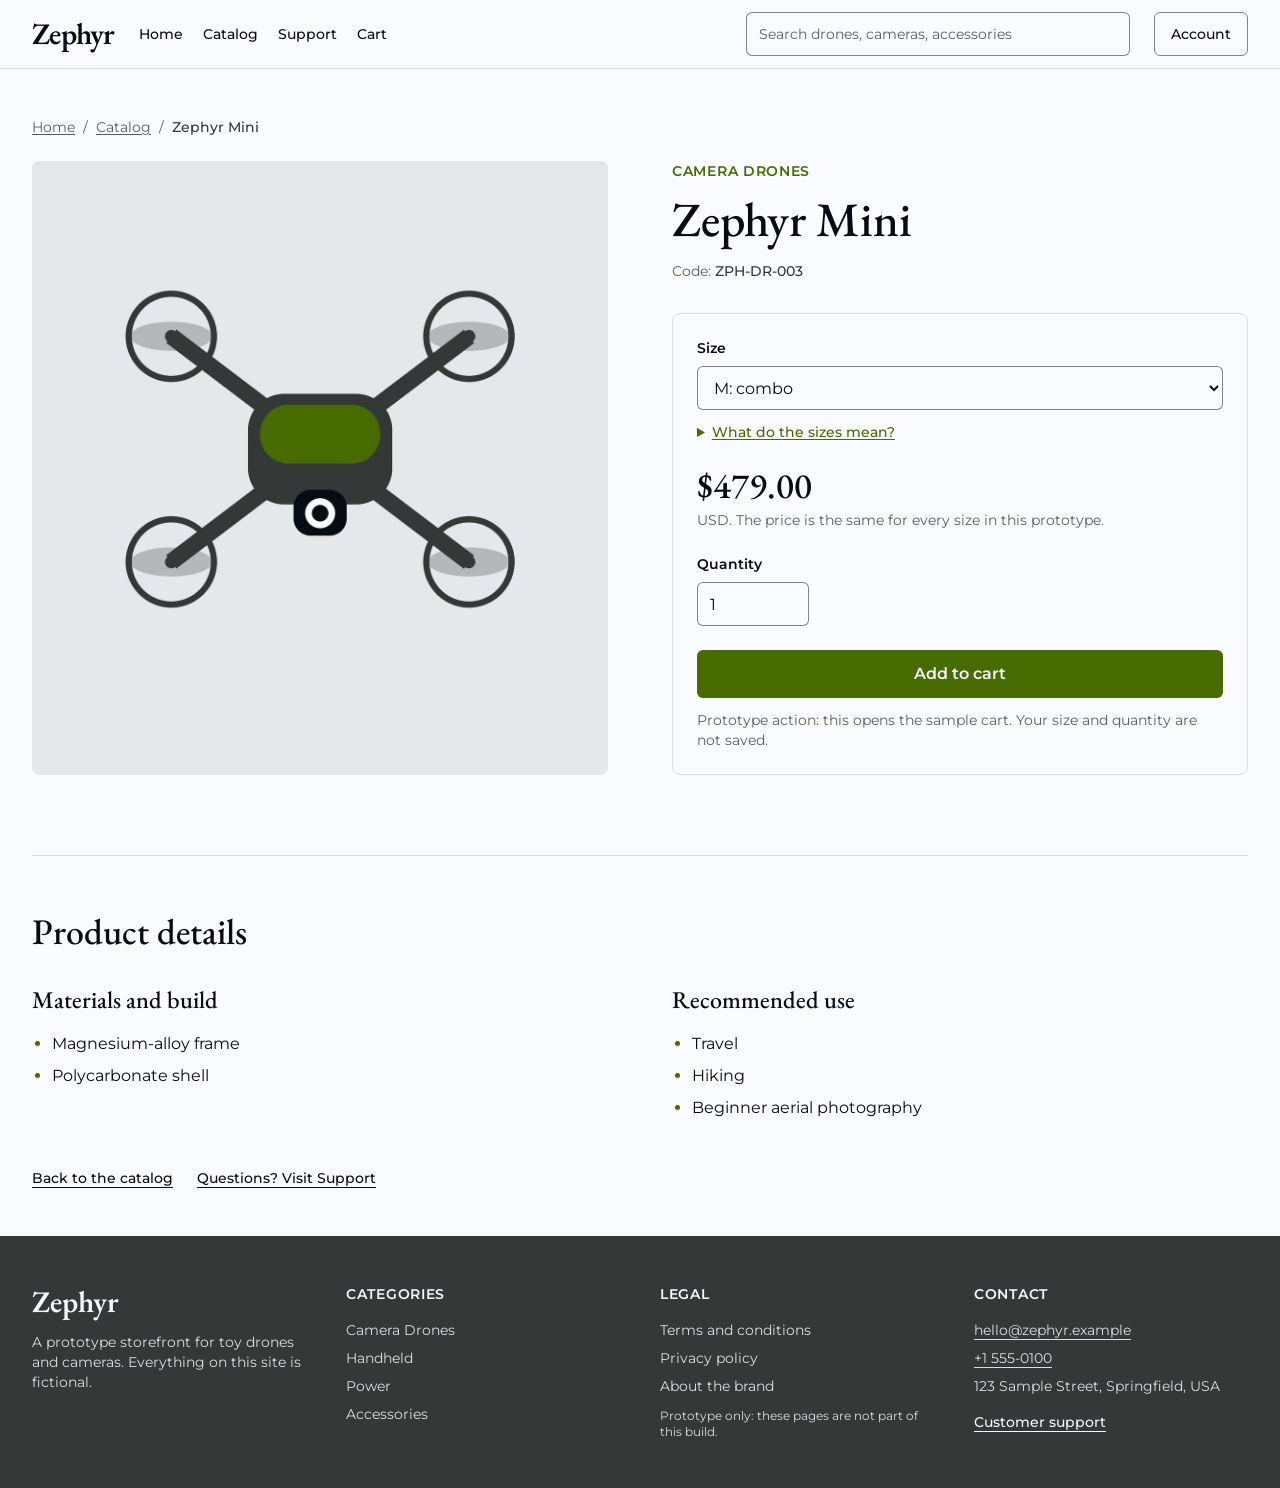
<file: web/product/index.html>
<!doctype html>
<html lang="en">
  <head>
    <meta charset="utf-8" />
    <meta name="viewport" content="width=device-width, initial-scale=1" />
    <title>Zephyr Mini | Zephyr</title>
    <meta
      name="description"
      content="Zephyr Mini, a camera drone (code ZPH-DR-003) from Zephyr, $479.00. Magnesium-alloy frame and polycarbonate shell, suited to travel, hiking and beginner aerial photography."
    />
    <link rel="preconnect" href="https://fonts.googleapis.com" />
    <link rel="preconnect" href="https://fonts.gstatic.com" crossorigin />
    <link
      rel="stylesheet"
      href="https://fonts.googleapis.com/css2?family=EB+Garamond:ital,wght@0,400..800;1,400..800&family=Montserrat:ital,wght@0,100..900;1,100..900&display=swap"
    />
    <!-- Compiled Tailwind v4 output (style guide theme tokens); rebuild with the Tailwind CLI after changing classes. -->
    <style>
/*! tailwindcss v4.3.3 | MIT License | https://tailwindcss.com */
@layer properties{@supports (((-webkit-hyphens:none)) and (not (margin-trim:inline))) or ((-moz-orient:inline) and (not (color:rgb(from red r g b)))){*,:before,:after,::backdrop{--tw-space-y-reverse:0;--tw-border-style:solid;--tw-leading:initial;--tw-font-weight:initial;--tw-tracking:initial;--tw-shadow:0 0 #0000;--tw-shadow-color:initial;--tw-shadow-alpha:100%;--tw-inset-shadow:0 0 #0000;--tw-inset-shadow-color:initial;--tw-inset-shadow-alpha:100%;--tw-ring-color:initial;--tw-ring-shadow:0 0 #0000;--tw-inset-ring-color:initial;--tw-inset-ring-shadow:0 0 #0000;--tw-ring-inset:initial;--tw-ring-offset-width:0px;--tw-ring-offset-color:#fff;--tw-ring-offset-shadow:0 0 #0000;--tw-outline-style:solid}
}
}
@layer theme{:root,:host{--font-sans:"Montserrat", Arial, sans-serif;--font-serif:"EB Garamond", Georgia, serif;--font-mono:ui-monospace, SFMono-Regular, Menlo, Monaco, Consolas, "Liberation Mono", "Courier New", monospace;--spacing:.25rem;--container-xs:20rem;--container-7xl:80rem;--text-xs:.75rem;--text-xs--line-height:calc(1 / .75);--text-sm:.875rem;--text-sm--line-height:calc(1.25 / .875);--text-base:1rem;--text-base--line-height:calc(1.5 / 1);--text-2xl:1.5rem;--text-2xl--line-height:calc(2 / 1.5);--text-3xl:1.875rem;--text-3xl--line-height:calc(2.25 / 1.875);--text-4xl:2.25rem;--text-4xl--line-height:calc(2.5 / 2.25);--text-5xl:3rem;--text-5xl--line-height:1;--font-weight-medium:500;--font-weight-semibold:600;--tracking-tight:-.025em;--tracking-wider:.05em;--leading-tight:1.25;--radius-sm:.25rem;--radius-md:.375rem;--radius-lg:.5rem;--default-transition-duration:.15s;--default-transition-timing-function:cubic-bezier(.4, 0, .2, 1);--default-font-family:var(--font-sans);--default-mono-font-family:var(--font-mono);--color-text:#060c13;--color-background:#f9fbfe;--color-primary:#486b00;--color-secondary:#343837}
}
@layer base{*,:after,:before,::backdrop{box-sizing:border-box;border:0 solid;margin:0;padding:0}
::file-selector-button{box-sizing:border-box;border:0 solid;margin:0;padding:0}
html,:host{-webkit-text-size-adjust:100%;tab-size:4;line-height:1.5;font-family:var(--default-font-family,-apple-system, BlinkMacSystemFont, "Segoe UI", Roboto, "Helvetica Neue", "Noto Sans", Arial, sans-serif, "Apple Color Emoji", "Segoe UI Emoji", "Segoe UI Symbol", "Noto Color Emoji");font-feature-settings:var(--default-font-feature-settings,normal);font-variation-settings:var(--default-font-variation-settings,normal);-webkit-tap-highlight-color:transparent}
hr{height:0;color:inherit;border-top-width:1px}
abbr:where([title]){-webkit-text-decoration:underline dotted;text-decoration:underline dotted}
h1,h2,h3,h4,h5,h6{font-size:inherit;font-weight:inherit}
a{color:inherit;-webkit-text-decoration:inherit;-webkit-text-decoration:inherit;-webkit-text-decoration:inherit;text-decoration:inherit}
b,strong{font-weight:bolder}
code,kbd,samp,pre{font-family:var(--default-mono-font-family,ui-monospace, SFMono-Regular, Menlo, Monaco, Consolas, "Liberation Mono", "Courier New", monospace);font-feature-settings:var(--default-mono-font-feature-settings,normal);font-variation-settings:var(--default-mono-font-variation-settings,normal);font-size:1em}
small{font-size:80%}
sub,sup{vertical-align:baseline;font-size:75%;line-height:0;position:relative}
sub{bottom:-.25em}
sup{top:-.5em}
table{text-indent:0;border-color:inherit;border-collapse:collapse}
:-moz-focusring:where(:not(iframe)){outline:auto}
progress{vertical-align:baseline}
summary{display:list-item}
ol,ul,menu{list-style:none}
img,svg,video,canvas,audio,iframe,embed,object{vertical-align:middle;display:block}
img,video{max-width:100%;height:auto}
button,input,select,optgroup,textarea{font:inherit;font-feature-settings:inherit;font-variation-settings:inherit;letter-spacing:inherit;color:inherit;opacity:1;background-color:#0000;border-radius:0}
::file-selector-button{font:inherit;font-feature-settings:inherit;font-variation-settings:inherit;letter-spacing:inherit;color:inherit;opacity:1;background-color:#0000;border-radius:0}
:where(select:is([multiple],[size])) optgroup{font-weight:bolder}
:where(select:is([multiple],[size])) optgroup option{padding-inline-start:20px}
::file-selector-button{margin-inline-end:4px}
::placeholder{opacity:1}
@supports (not ((-webkit-appearance:-apple-pay-button))) or (contain-intrinsic-size:1px){::placeholder{color:currentColor}
@supports (color:color-mix(in lab, red, red)){::placeholder{color:color-mix(in oklab, currentcolor 50%, transparent)}
}
}
textarea{resize:vertical}
::-webkit-search-decoration{-webkit-appearance:none}
::-webkit-date-and-time-value{min-height:1lh;text-align:inherit}
::-webkit-datetime-edit{display:inline-flex}
::-webkit-datetime-edit-fields-wrapper{padding:0}
::-webkit-datetime-edit{padding-block:0}
::-webkit-datetime-edit-year-field{padding-block:0}
::-webkit-datetime-edit-month-field{padding-block:0}
::-webkit-datetime-edit-day-field{padding-block:0}
::-webkit-datetime-edit-hour-field{padding-block:0}
::-webkit-datetime-edit-minute-field{padding-block:0}
::-webkit-datetime-edit-second-field{padding-block:0}
::-webkit-datetime-edit-millisecond-field{padding-block:0}
::-webkit-datetime-edit-meridiem-field{padding-block:0}
::-webkit-calendar-picker-indicator{line-height:1}
:-moz-ui-invalid{box-shadow:none}
button,input:where([type=button],[type=reset],[type=submit]){appearance:button}
::file-selector-button{appearance:button}
::-webkit-inner-spin-button{height:auto}
::-webkit-outer-spin-button{height:auto}
[hidden]:where(:not([hidden=until-found])){display:none!important}
}
@layer components;@layer utilities{.sr-only{clip-path:inset(50%);white-space:nowrap;border-width:0;width:1px;height:1px;margin:-1px;padding:0;position:absolute;overflow:hidden}
.absolute{position:absolute}
.relative{position:relative}
.right-0{right:0}
.z-20{z-index:20}
.order-last{order:9999}
.mx-auto{margin-inline:auto}
.mt-1{margin-top:var(--spacing)}
.mt-2{margin-top:calc(var(--spacing) * 2)}
.mt-3{margin-top:calc(var(--spacing) * 3)}
.mt-4{margin-top:calc(var(--spacing) * 4)}
.mt-6{margin-top:calc(var(--spacing) * 6)}
.mt-8{margin-top:calc(var(--spacing) * 8)}
.mt-12{margin-top:calc(var(--spacing) * 12)}
.mt-14{margin-top:calc(var(--spacing) * 14)}
.mb-6{margin-bottom:calc(var(--spacing) * 6)}
.ml-auto{margin-left:auto}
.block{display:block}
.flex{display:flex}
.grid{display:grid}
.h-11{height:calc(var(--spacing) * 11)}
.h-12{height:calc(var(--spacing) * 12)}
.h-auto{height:auto}
.w-6{width:calc(var(--spacing) * 6)}
.w-28{width:calc(var(--spacing) * 28)}
.w-60{width:calc(var(--spacing) * 60)}
.w-fit{width:fit-content}
.w-full{width:100%}
.max-w-7xl{max-width:var(--container-7xl)}
.max-w-xs{max-width:var(--container-xs)}
.shrink-0{flex-shrink:0}
.cursor-pointer{cursor:pointer}
.list-disc{list-style-type:disc}
.list-none{list-style-type:none}
.flex-col{flex-direction:column}
.flex-wrap{flex-wrap:wrap}
.items-center{align-items:center}
.justify-center{justify-content:center}
.gap-3{gap:calc(var(--spacing) * 3)}
.gap-5{gap:calc(var(--spacing) * 5)}
.gap-8{gap:calc(var(--spacing) * 8)}
.gap-10{gap:calc(var(--spacing) * 10)}
:where(.space-y-2>:not(:last-child)){--tw-space-y-reverse:0;margin-block-start:calc(calc(var(--spacing) * 2) * var(--tw-space-y-reverse));margin-block-end:calc(calc(var(--spacing) * 2) * calc(1 - var(--tw-space-y-reverse)))}
.gap-x-2{column-gap:calc(var(--spacing) * 2)}
.gap-x-6{column-gap:calc(var(--spacing) * 6)}
.gap-y-1{row-gap:var(--spacing)}
.gap-y-3{row-gap:calc(var(--spacing) * 3)}
.overflow-hidden{overflow:hidden}
.rounded-lg{border-radius:var(--radius-lg)}
.rounded-md{border-radius:var(--radius-md)}
.rounded-sm{border-radius:var(--radius-sm)}
.border{border-style:var(--tw-border-style);border-width:1px}
.border-t{border-top-style:var(--tw-border-style);border-top-width:1px}
.border-b{border-bottom-style:var(--tw-border-style);border-bottom-width:1px}
.border-secondary\/15{border-color:#34383726}
@supports (color:color-mix(in lab, red, red)){.border-secondary\/15{border-color:color-mix(in oklab, var(--color-secondary) 15%, transparent)}
}
.border-secondary\/60{border-color:#34383799}
@supports (color:color-mix(in lab, red, red)){.border-secondary\/60{border-color:color-mix(in oklab, var(--color-secondary) 60%, transparent)}
}
.bg-background{background-color:var(--color-background)}
.bg-primary{background-color:var(--color-primary)}
.bg-secondary{background-color:var(--color-secondary)}
.bg-secondary\/10{background-color:#3438371a}
@supports (color:color-mix(in lab, red, red)){.bg-secondary\/10{background-color:color-mix(in oklab, var(--color-secondary) 10%, transparent)}
}
.p-4{padding:calc(var(--spacing) * 4)}
.p-5{padding:calc(var(--spacing) * 5)}
.px-3{padding-inline:calc(var(--spacing) * 3)}
.px-4{padding-inline:calc(var(--spacing) * 4)}
.px-6{padding-inline:calc(var(--spacing) * 6)}
.py-2{padding-block:calc(var(--spacing) * 2)}
.py-3{padding-block:calc(var(--spacing) * 3)}
.py-8{padding-block:calc(var(--spacing) * 8)}
.py-12{padding-block:calc(var(--spacing) * 12)}
.pt-3{padding-top:calc(var(--spacing) * 3)}
.pt-10{padding-top:calc(var(--spacing) * 10)}
.pl-5{padding-left:calc(var(--spacing) * 5)}
.font-sans{font-family:var(--font-sans)}
.font-serif{font-family:var(--font-serif)}
.text-2xl{font-size:var(--text-2xl);line-height:var(--tw-leading,var(--text-2xl--line-height))}
.text-3xl{font-size:var(--text-3xl);line-height:var(--tw-leading,var(--text-3xl--line-height))}
.text-4xl{font-size:var(--text-4xl);line-height:var(--tw-leading,var(--text-4xl--line-height))}
.text-base{font-size:var(--text-base);line-height:var(--tw-leading,var(--text-base--line-height))}
.text-sm{font-size:var(--text-sm);line-height:var(--tw-leading,var(--text-sm--line-height))}
.text-xs{font-size:var(--text-xs);line-height:var(--tw-leading,var(--text-xs--line-height))}
.leading-tight{--tw-leading:var(--leading-tight);line-height:var(--leading-tight)}
.font-medium{--tw-font-weight:var(--font-weight-medium);font-weight:var(--font-weight-medium)}
.font-semibold{--tw-font-weight:var(--font-weight-semibold);font-weight:var(--font-weight-semibold)}
.tracking-tight{--tw-tracking:var(--tracking-tight);letter-spacing:var(--tracking-tight)}
.tracking-wider{--tw-tracking:var(--tracking-wider);letter-spacing:var(--tracking-wider)}
.text-background{color:var(--color-background)}
.text-background\/85{color:#f9fbfed9}
@supports (color:color-mix(in lab, red, red)){.text-background\/85{color:color-mix(in oklab, var(--color-background) 85%, transparent)}
}
.text-primary{color:var(--color-primary)}
.text-secondary{color:var(--color-secondary)}
.text-secondary\/80{color:#343837cc}
@supports (color:color-mix(in lab, red, red)){.text-secondary\/80{color:color-mix(in oklab, var(--color-secondary) 80%, transparent)}
}
.text-text{color:var(--color-text)}
.uppercase{text-transform:uppercase}
.not-italic{font-style:normal}
.underline{text-decoration-line:underline}
.underline-offset-2{text-underline-offset:2px}
.underline-offset-4{text-underline-offset:4px}
.antialiased{-webkit-font-smoothing:antialiased;-moz-osx-font-smoothing:grayscale}
.shadow-lg{--tw-shadow:0 10px 15px -3px var(--tw-shadow-color,#0000001a), 0 4px 6px -4px var(--tw-shadow-color,#0000001a);box-shadow:var(--tw-inset-shadow), var(--tw-inset-ring-shadow), var(--tw-ring-offset-shadow), var(--tw-ring-shadow), var(--tw-shadow)}
.marker\:text-primary ::marker{color:var(--color-primary)}
.marker\:text-primary::marker{color:var(--color-primary)}
.marker\:text-primary ::-webkit-details-marker{color:var(--color-primary)}
.marker\:text-primary::-webkit-details-marker{color:var(--color-primary)}
.placeholder\:text-secondary\/80::placeholder{color:#343837cc}
@supports (color:color-mix(in lab, red, red)){.placeholder\:text-secondary\/80::placeholder{color:color-mix(in oklab, var(--color-secondary) 80%, transparent)}
}
@media (hover:hover){.hover\:border-primary:hover{border-color:var(--color-primary)}
.hover\:bg-secondary:hover{background-color:var(--color-secondary)}
.hover\:text-background:hover{color:var(--color-background)}
.hover\:text-primary:hover{color:var(--color-primary)}
.hover\:underline:hover{text-decoration-line:underline}
}
.focus\:not-sr-only:focus{clip-path:none;white-space:normal;width:auto;height:auto;margin:0;padding:0;position:static;overflow:visible}
.focus\:absolute:focus{position:absolute}
.focus\:top-4:focus{top:calc(var(--spacing) * 4)}
.focus\:left-4:focus{left:calc(var(--spacing) * 4)}
.focus\:z-50:focus{z-index:50}
.focus-visible\:outline-2:focus-visible{outline-style:var(--tw-outline-style);outline-width:2px}
.focus-visible\:outline-offset-2:focus-visible{outline-offset:2px}
.focus-visible\:outline-offset-4:focus-visible{outline-offset:4px}
.focus-visible\:outline-background:focus-visible{outline-color:var(--color-background)}
.focus-visible\:outline-primary:focus-visible{outline-color:var(--color-primary)}
.focus-visible\:outline-text:focus-visible{outline-color:var(--color-text)}
@media (prefers-reduced-motion:no-preference){.motion-safe\:transition-colors{transition-property:color,background-color,border-color,outline-color,text-decoration-color,fill,stroke,--tw-gradient-from,--tw-gradient-via,--tw-gradient-to;transition-timing-function:var(--tw-ease,var(--default-transition-timing-function));transition-duration:var(--tw-duration,var(--default-transition-duration))}
}
@media (min-width:40rem){.sm\:grid-cols-2{grid-template-columns:repeat(2,minmax(0,1fr))}
.sm\:p-6{padding:calc(var(--spacing) * 6)}
.sm\:px-6{padding-inline:calc(var(--spacing) * 6)}
}
@media (min-width:48rem){.md\:order-none{order:0}
.md\:mt-20{margin-top:calc(var(--spacing) * 20)}
.md\:ml-0{margin-left:0}
.md\:ml-auto{margin-left:auto}
.md\:w-72{width:calc(var(--spacing) * 72)}
.md\:grid-cols-2{grid-template-columns:repeat(2,minmax(0,1fr))}
.md\:gap-12{gap:calc(var(--spacing) * 12)}
.md\:py-12{padding-block:calc(var(--spacing) * 12)}
.md\:pt-14{padding-top:calc(var(--spacing) * 14)}
.md\:text-4xl{font-size:var(--text-4xl);line-height:var(--tw-leading,var(--text-4xl--line-height))}
.md\:text-5xl{font-size:var(--text-5xl);line-height:var(--tw-leading,var(--text-5xl--line-height))}
}
@media (min-width:64rem){.lg\:w-96{width:calc(var(--spacing) * 96)}
.lg\:grid-cols-4{grid-template-columns:repeat(4,minmax(0,1fr))}
.lg\:gap-16{gap:calc(var(--spacing) * 16)}
.lg\:px-8{padding-inline:calc(var(--spacing) * 8)}
}
}
@property --tw-space-y-reverse{syntax:"*";inherits:false;initial-value:0}
@property --tw-border-style{syntax:"*";inherits:false;initial-value:solid}
@property --tw-leading{syntax:"*";inherits:false}
@property --tw-font-weight{syntax:"*";inherits:false}
@property --tw-tracking{syntax:"*";inherits:false}
@property --tw-shadow{syntax:"*";inherits:false;initial-value:0 0 #0000}
@property --tw-shadow-color{syntax:"*";inherits:false}
@property --tw-shadow-alpha{syntax:"<percentage>";inherits:false;initial-value:100%}
@property --tw-inset-shadow{syntax:"*";inherits:false;initial-value:0 0 #0000}
@property --tw-inset-shadow-color{syntax:"*";inherits:false}
@property --tw-inset-shadow-alpha{syntax:"<percentage>";inherits:false;initial-value:100%}
@property --tw-ring-color{syntax:"*";inherits:false}
@property --tw-ring-shadow{syntax:"*";inherits:false;initial-value:0 0 #0000}
@property --tw-inset-ring-color{syntax:"*";inherits:false}
@property --tw-inset-ring-shadow{syntax:"*";inherits:false;initial-value:0 0 #0000}
@property --tw-ring-inset{syntax:"*";inherits:false}
@property --tw-ring-offset-width{syntax:"<length>";inherits:false;initial-value:0}
@property --tw-ring-offset-color{syntax:"*";inherits:false;initial-value:#fff}
@property --tw-ring-offset-shadow{syntax:"*";inherits:false;initial-value:0 0 #0000}
@property --tw-outline-style{syntax:"*";inherits:false;initial-value:solid}
    </style>

    <!--
    DATA GAPS (not in product_data.md, so not shown): description paragraph, technical specifications,
    availability, ratings/reviews, additional product images (no thumbnails).
    Image lives at web/assets/images/zephyr-mini.jpg (product_data.md says /images/products/).
  -->

    <script type="application/ld+json">
      {
        "@context": "https://schema.org",
        "@type": "Product",
        "name": "Zephyr Mini",
        "sku": "ZPH-DR-003",
        "category": "Camera Drones",
        "material": "Magnesium-alloy frame, polycarbonate shell",
        "image": "../assets/images/zephyr-mini.jpg",
        "brand": { "@type": "Brand", "name": "Zephyr" },
        "offers": {
          "@type": "Offer",
          "price": "479.00",
          "priceCurrency": "USD"
        }
      }
    </script>
  </head>

  <body class="bg-background font-sans text-text antialiased">
    <a
      href="#main-content"
      class="sr-only rounded-md bg-primary px-4 py-2 text-sm font-medium text-background focus:not-sr-only focus:absolute focus:left-4 focus:top-4 focus:z-50 focus-visible:outline-2 focus-visible:outline-offset-2 focus-visible:outline-text"
      >Skip to main content</a
    >

    <!-- ===== Shared header: keep identical on all six pages ===== -->
    <header class="border-b border-secondary/15 bg-background">
      <div
        class="mx-auto flex max-w-7xl flex-wrap items-center gap-x-6 gap-y-3 px-4 py-3 sm:px-6 lg:px-8"
      >
        <a
          href="../index.html"
          class="font-serif text-3xl font-semibold tracking-tight text-text focus-visible:outline-2 focus-visible:outline-offset-4 focus-visible:outline-primary"
          >Zephyr</a
        >

        <nav aria-label="Primary" class="ml-auto md:ml-0">
          <ul class="flex items-center gap-5 text-sm font-medium">
            <li>
              <a
                href="../index.html"
                class="rounded-sm py-2 hover:text-primary focus-visible:outline-2 focus-visible:outline-offset-2 focus-visible:outline-primary"
                >Home</a
              >
            </li>
            <li>
              <a
                href="../catalog/index.html"
                class="rounded-sm py-2 hover:text-primary focus-visible:outline-2 focus-visible:outline-offset-2 focus-visible:outline-primary"
                >Catalog</a
              >
            </li>
            <li>
              <a
                href="../support/index.html"
                class="rounded-sm py-2 hover:text-primary focus-visible:outline-2 focus-visible:outline-offset-2 focus-visible:outline-primary"
                >Support</a
              >
            </li>
            <li>
              <a
                href="../cart/index.html"
                class="rounded-sm py-2 hover:text-primary focus-visible:outline-2 focus-visible:outline-offset-2 focus-visible:outline-primary"
                >Cart</a
              >
            </li>
          </ul>
        </nav>

        <!-- Search is a prototype: it has no name attribute, so nothing is sent, and it simply opens the catalog. -->
        <form
          role="search"
          action="../catalog/index.html"
          class="order-last w-full md:order-none md:ml-auto md:w-72 lg:w-96"
        >
          <label for="site-search" class="sr-only"
            >Search drones, cameras, accessories</label
          >
          <input
            id="site-search"
            type="search"
            placeholder="Search drones, cameras, accessories"
            aria-describedby="search-note"
            class="h-11 w-full rounded-md border border-secondary/60 bg-background px-3 text-sm placeholder:text-secondary/80 focus-visible:outline-2 focus-visible:outline-offset-2 focus-visible:outline-primary"
          />
          <p id="search-note" class="sr-only">
            Prototype only: search does not return results. Press Enter to open
            the catalog.
          </p>
        </form>

        <!-- Account is visual only: the items are plain text, not links. -->
        <details class="relative">
          <summary
            class="flex h-11 cursor-pointer list-none items-center rounded-md border border-secondary/60 px-4 text-sm font-medium hover:border-primary focus-visible:outline-2 focus-visible:outline-offset-2 focus-visible:outline-primary"
          >
            Account
          </summary>
          <div
            class="absolute right-0 z-20 mt-2 w-60 rounded-lg border border-secondary/15 bg-background p-4 shadow-lg"
          >
            <ul class="space-y-2 text-sm">
              <li>Sign in</li>
              <li>Create account</li>
              <li>My orders</li>
            </ul>
            <p
              class="mt-3 border-t border-secondary/15 pt-3 text-xs text-secondary/80"
            >
              Prototype only: account features are not available.
            </p>
          </div>
        </details>
      </div>
    </header>

    <main
      id="main-content"
      class="mx-auto max-w-7xl px-4 py-8 sm:px-6 md:py-12 lg:px-8"
    >
      <nav aria-label="Breadcrumb" class="mb-6 text-sm text-secondary/80">
        <ol class="flex flex-wrap items-center gap-x-2 gap-y-1">
          <li>
            <a
              href="../index.html"
              class="underline underline-offset-2 hover:text-primary focus-visible:outline-2 focus-visible:outline-offset-2 focus-visible:outline-primary"
              >Home</a
            >
          </li>
          <li aria-hidden="true">/</li>
          <li>
            <a
              href="../catalog/index.html"
              class="underline underline-offset-2 hover:text-primary focus-visible:outline-2 focus-visible:outline-offset-2 focus-visible:outline-primary"
              >Catalog</a
            >
          </li>
          <li aria-hidden="true">/</li>
          <li aria-current="page" class="font-medium text-secondary">
            Zephyr Mini
          </li>
        </ol>
      </nav>

      <!-- ===== Primary layout: image left (about half), details right ===== -->
      <article
        class="grid gap-8 md:grid-cols-2 md:gap-12 lg:gap-16"
        aria-labelledby="product-name"
      >
        <figure class="overflow-hidden rounded-lg bg-secondary/10">
          <img
            src="../assets/images/zephyr-mini.jpg"
            alt="Zephyr Mini compact camera drone with magnesium-alloy frame and polycarbonate shell"
            width="1200"
            height="1200"
            fetchpriority="high"
            decoding="async"
            class="h-auto w-full"
          />
        </figure>

        <div class="flex flex-col">
          <p
            class="text-sm font-semibold uppercase tracking-wider text-primary"
          >
            Camera Drones
          </p>
          <h1
            id="product-name"
            class="mt-2 font-serif text-4xl font-medium leading-tight md:text-5xl"
          >
            Zephyr Mini
          </h1>
          <p class="mt-3 text-sm text-secondary/80">
            Code: <span class="font-medium text-secondary">ZPH-DR-003</span>
          </p>

          <!-- GET form only navigates to the sample cart; the cart page ignores these values. -->
          <form
            method="get"
            action="../cart/index.html"
            aria-labelledby="options-heading"
            class="mt-8 rounded-lg border border-secondary/15 p-5 sm:p-6"
          >
            <h2 id="options-heading" class="sr-only">Purchase options</h2>

            <div>
              <label for="size" class="block text-sm font-semibold">Size</label>
              <select
                id="size"
                name="size"
                class="mt-2 h-11 w-full rounded-md border border-secondary/60 bg-background px-3 text-base focus-visible:outline-2 focus-visible:outline-offset-2 focus-visible:outline-primary"
              >
                <option value="S">S: device only</option>
                <option value="M" selected>M: combo</option>
                <option value="L">L: pro combo</option>
              </select>
              <details class="mt-3 text-sm">
                <summary
                  class="w-fit cursor-pointer rounded-sm font-medium text-primary underline underline-offset-2 focus-visible:outline-2 focus-visible:outline-offset-2 focus-visible:outline-primary"
                >
                  What do the sizes mean?
                </summary>
                <dl class="mt-3 space-y-2 text-secondary">
                  <div class="flex gap-3">
                    <dt class="w-6 shrink-0 font-semibold">S</dt>
                    <dd>Device only</dd>
                  </div>
                  <div class="flex gap-3">
                    <dt class="w-6 shrink-0 font-semibold">M</dt>
                    <dd>Combo (extra battery or accessories)</dd>
                  </div>
                  <div class="flex gap-3">
                    <dt class="w-6 shrink-0 font-semibold">L</dt>
                    <dd>Pro combo (adds case and extras)</dd>
                  </div>
                </dl>
              </details>
            </div>

            <p class="mt-6 font-serif text-4xl font-medium">
              <span class="sr-only">Price: </span>$479.00
            </p>
            <p class="mt-1 text-sm text-secondary/80">
              USD. The price is the same for every size in this prototype.
            </p>

            <div class="mt-6">
              <label for="quantity" class="block text-sm font-semibold"
                >Quantity</label
              >
              <input
                id="quantity"
                name="quantity"
                type="number"
                inputmode="numeric"
                min="1"
                step="1"
                value="1"
                class="mt-2 h-11 w-28 rounded-md border border-secondary/60 bg-background px-3 text-base focus-visible:outline-2 focus-visible:outline-offset-2 focus-visible:outline-primary"
              />
            </div>

            <button
              type="submit"
              aria-describedby="cart-note"
              class="mt-6 flex h-12 w-full cursor-pointer items-center justify-center rounded-md bg-primary px-6 text-base font-semibold text-background motion-safe:transition-colors hover:bg-secondary focus-visible:outline-2 focus-visible:outline-offset-2 focus-visible:outline-primary"
            >
              Add to cart
            </button>
            <p id="cart-note" class="mt-3 text-sm text-secondary/80">
              Prototype action: this opens the sample cart. Your size and
              quantity are not saved.
            </p>
          </form>
        </div>
      </article>

      <!-- ===== Detailed description ===== -->
      <section
        aria-labelledby="details-heading"
        class="mt-14 border-t border-secondary/15 pt-10 md:mt-20 md:pt-14"
      >
        <h2
          id="details-heading"
          class="font-serif text-3xl font-medium md:text-4xl"
        >
          Product details
        </h2>

        <div class="mt-8 grid gap-10 md:grid-cols-2 md:gap-12 lg:gap-16">
          <section aria-labelledby="materials-heading">
            <h3 id="materials-heading" class="font-serif text-2xl font-medium">
              Materials and build
            </h3>
            <ul
              class="mt-4 list-disc space-y-2 pl-5 text-base marker:text-primary"
            >
              <li>Magnesium-alloy frame</li>
              <li>Polycarbonate shell</li>
            </ul>
          </section>

          <section aria-labelledby="use-heading">
            <h3 id="use-heading" class="font-serif text-2xl font-medium">
              Recommended use
            </h3>
            <ul
              class="mt-4 list-disc space-y-2 pl-5 text-base marker:text-primary"
            >
              <li>Travel</li>
              <li>Hiking</li>
              <li>Beginner aerial photography</li>
            </ul>
          </section>
        </div>

        <p
          class="mt-12 flex flex-wrap items-center gap-x-6 gap-y-3 text-sm font-medium"
        >
          <a
            href="../catalog/index.html"
            class="rounded-sm underline underline-offset-4 hover:text-primary focus-visible:outline-2 focus-visible:outline-offset-2 focus-visible:outline-primary"
            >Back to the catalog</a
          >
          <a
            href="../support/index.html"
            class="rounded-sm underline underline-offset-4 hover:text-primary focus-visible:outline-2 focus-visible:outline-offset-2 focus-visible:outline-primary"
            >Questions? Visit Support</a
          >
        </p>
      </section>
    </main>

    <!-- ===== Shared footer: keep identical on all six pages ===== -->
    <footer class="bg-secondary text-background">
      <div class="mx-auto max-w-7xl px-4 py-12 sm:px-6 lg:px-8">
        <div class="grid gap-10 sm:grid-cols-2 lg:grid-cols-4">
          <div>
            <p class="font-serif text-3xl font-semibold">Zephyr</p>
            <p class="mt-3 max-w-xs text-sm text-background/85">
              A prototype storefront for toy drones and cameras. Everything on
              this site is fictional.
            </p>
          </div>

          <nav aria-labelledby="footer-categories">
            <h2
              id="footer-categories"
              class="text-sm font-semibold uppercase tracking-wider"
            >
              Categories
            </h2>
            <ul class="mt-4 space-y-2 text-sm">
              <li>
                <a
                  href="../catalog/index.html"
                  class="rounded-sm text-background/85 underline-offset-4 hover:underline hover:text-background focus-visible:outline-2 focus-visible:outline-offset-2 focus-visible:outline-background"
                  >Camera Drones</a
                >
              </li>
              <li>
                <a
                  href="../catalog/index.html"
                  class="rounded-sm text-background/85 underline-offset-4 hover:underline hover:text-background focus-visible:outline-2 focus-visible:outline-offset-2 focus-visible:outline-background"
                  >Handheld</a
                >
              </li>
              <li>
                <a
                  href="../catalog/index.html"
                  class="rounded-sm text-background/85 underline-offset-4 hover:underline hover:text-background focus-visible:outline-2 focus-visible:outline-offset-2 focus-visible:outline-background"
                  >Power</a
                >
              </li>
              <li>
                <a
                  href="../catalog/index.html"
                  class="rounded-sm text-background/85 underline-offset-4 hover:underline hover:text-background focus-visible:outline-2 focus-visible:outline-offset-2 focus-visible:outline-background"
                  >Accessories</a
                >
              </li>
            </ul>
          </nav>

          <section aria-labelledby="footer-legal">
            <h2
              id="footer-legal"
              class="text-sm font-semibold uppercase tracking-wider"
            >
              Legal
            </h2>
            <ul class="mt-4 space-y-2 text-sm text-background/85">
              <li>Terms and conditions</li>
              <li>Privacy policy</li>
              <li>About the brand</li>
            </ul>
            <p class="mt-3 text-xs text-background/85">
              Prototype only: these pages are not part of this build.
            </p>
          </section>

          <section aria-labelledby="footer-contact">
            <h2
              id="footer-contact"
              class="text-sm font-semibold uppercase tracking-wider"
            >
              Contact
            </h2>
            <address
              class="mt-4 space-y-2 text-sm not-italic text-background/85"
            >
              <p>
                <a
                  href="mailto:hello@zephyr.example"
                  class="rounded-sm underline underline-offset-4 hover:text-background focus-visible:outline-2 focus-visible:outline-offset-2 focus-visible:outline-background"
                  >hello@zephyr.example</a
                >
              </p>
              <p>
                <a
                  href="tel:+15550100"
                  class="rounded-sm underline underline-offset-4 hover:text-background focus-visible:outline-2 focus-visible:outline-offset-2 focus-visible:outline-background"
                  >+1 555-0100</a
                >
              </p>
              <p>123 Sample Street, Springfield, USA</p>
            </address>
            <p class="mt-4 text-sm">
              <a
                href="../support/index.html"
                class="rounded-sm font-medium underline underline-offset-4 focus-visible:outline-2 focus-visible:outline-offset-2 focus-visible:outline-background"
                >Customer support</a
              >
            </p>
          </section>
        </div>
      </div>
    </footer>
  </body>
</html>
</file>
